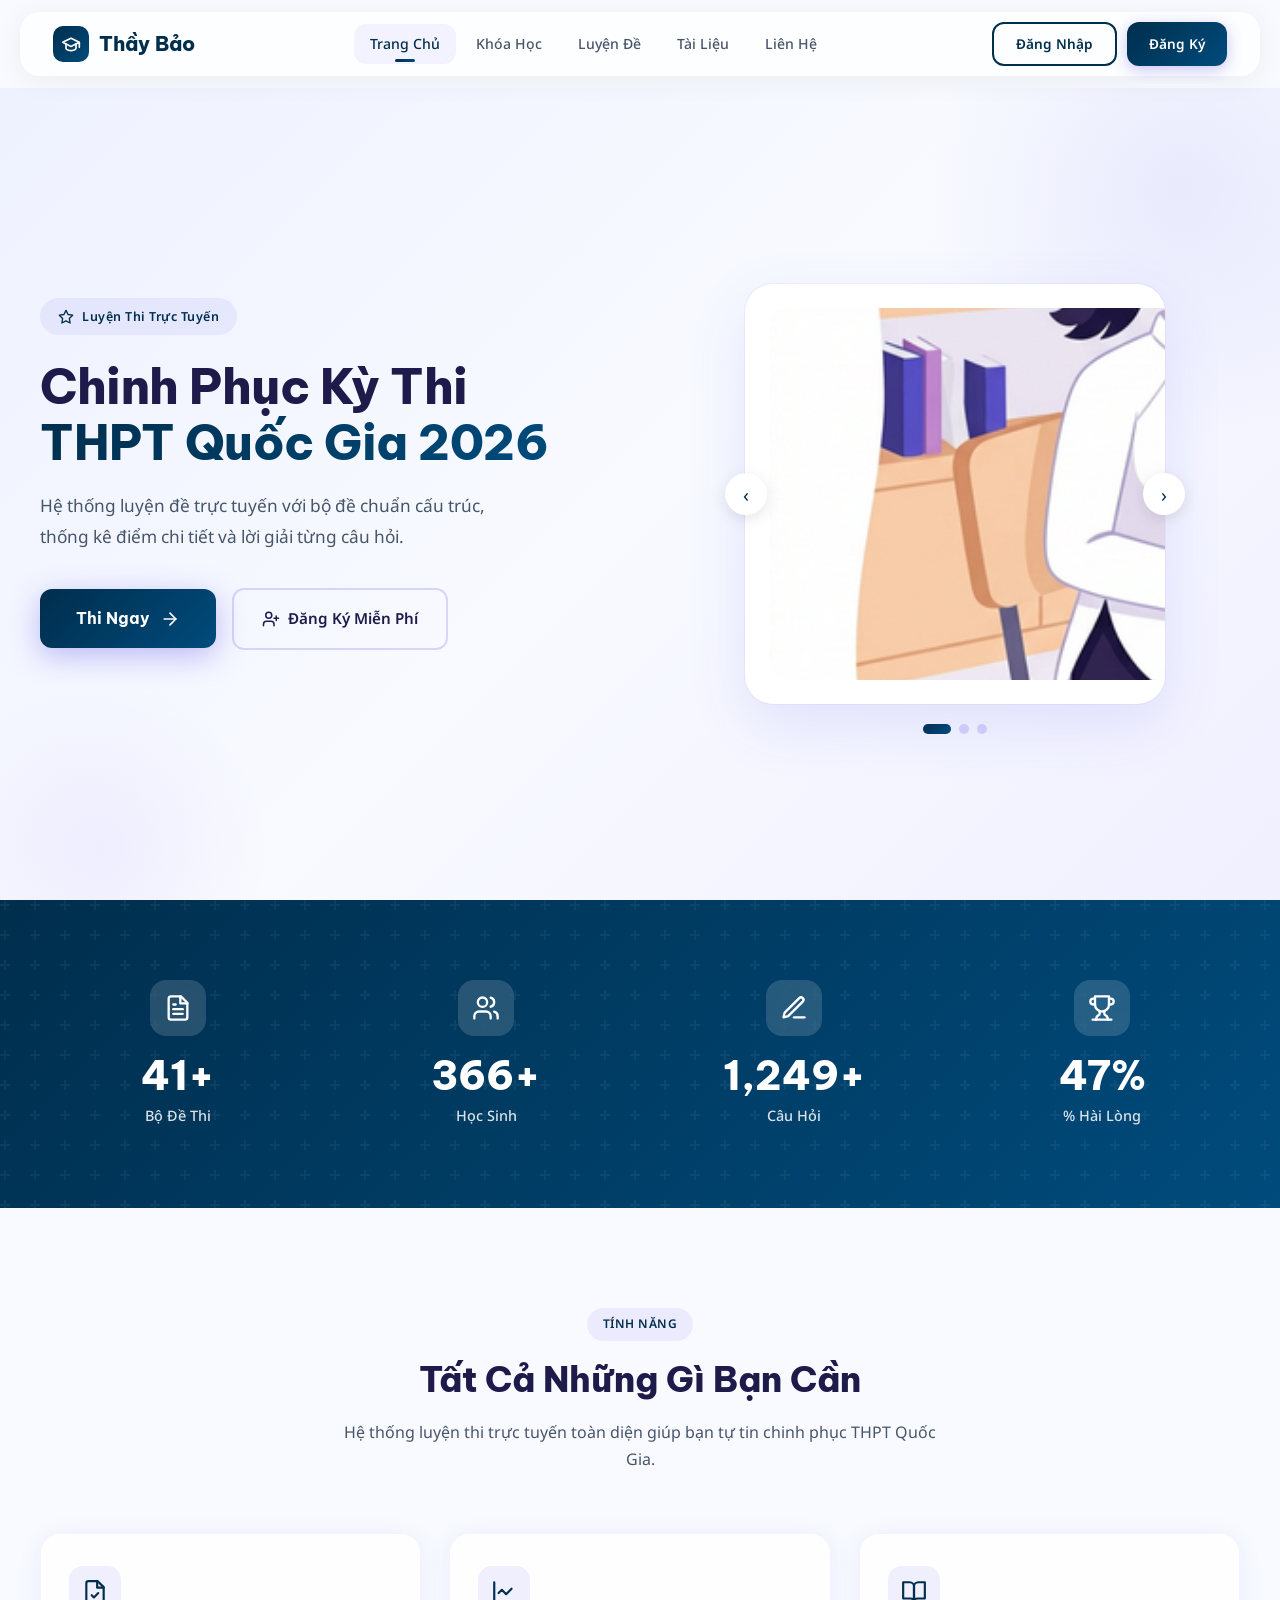
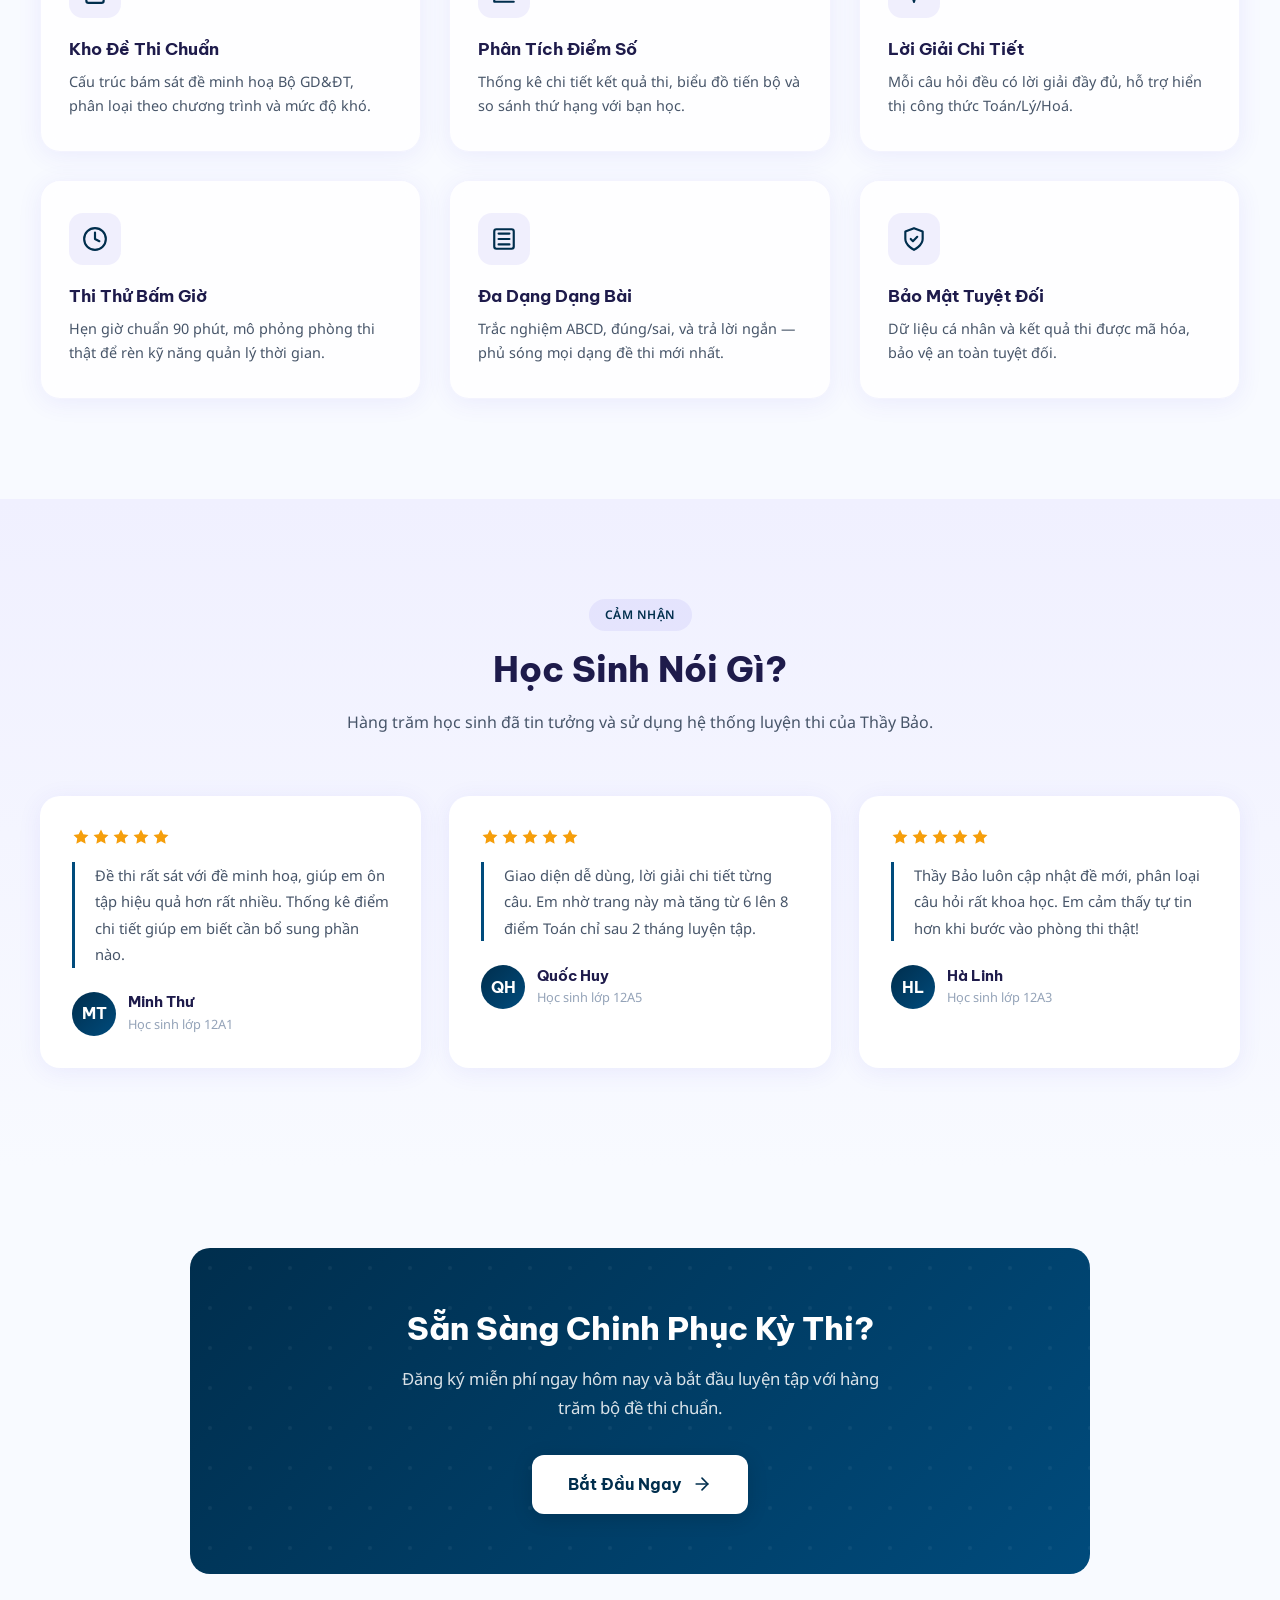
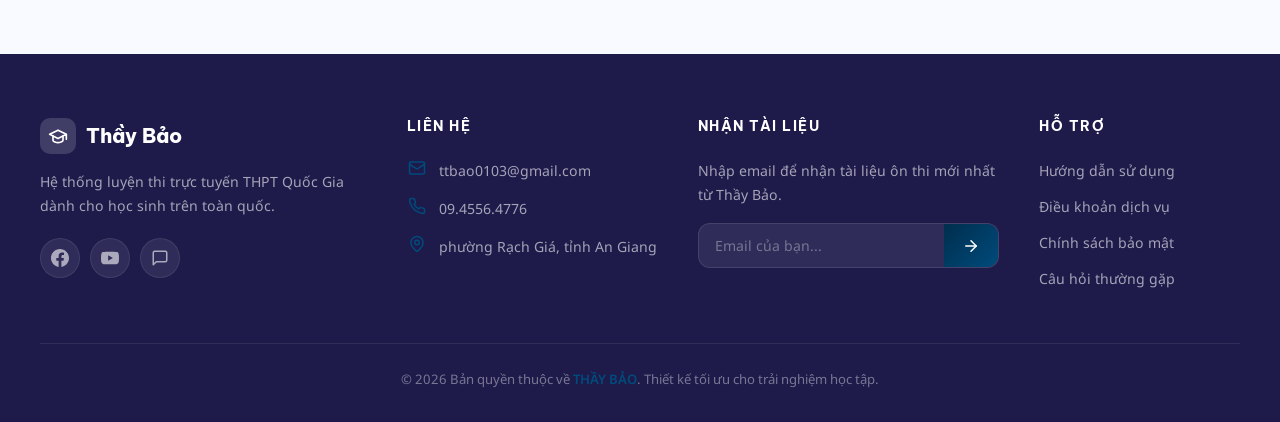
<file: index.html>
<!DOCTYPE html>
<html lang="vi">
<head>
  <meta charset="UTF-8">
  <meta name="viewport" content="width=device-width, initial-scale=1.0">
  <meta name="description" content="Luyện thi trực tuyến THPT Quốc Gia 2026 - Bộ đề toàn diện, phân tích điểm chi tiết, lời giải chi tiết.">
  <title>Thầy Bảo - Luyện Thi THPT Quốc Gia 2026</title>
  <link rel="icon" type="image/png" href="images/favicon.png?v=2">
  <link rel="shortcut icon" href="favicon.ico" type="image/x-icon">
  <link rel="stylesheet" href="css/style.css">
</head>
<body>

  <!-- HEADER -->
  <header class="header" id="header">
    <a href="index.html" class="logo">
      <span class="logo-icon">
        <svg xmlns="http://www.w3.org/2000/svg" viewBox="0 0 24 24" fill="none" stroke="currentColor" stroke-width="2" stroke-linecap="round" stroke-linejoin="round"><path d="M22 10v6M2 10l10-5 10 5-10 5z"/><path d="M6 12v5c0 2 4 3 6 3s6-1 6-3v-5"/></svg>
      </span>
      Thầy Bảo
    </a>
    
    <nav class="nav" id="nav">
      <a href="index.html" class="active">Trang Chủ</a>
      <a href="#">Khóa Học</a>
      <a href="luyen-de.html">Luyện Đề</a>
      <a href="#">Tài Liệu</a>
      <a href="#">Liên Hệ</a>
    </nav>
    
    <div class="auth-buttons">
      <a href="dang-nhap.html" class="btn-login">Đăng Nhập</a>
      <a href="dang-ky.html" class="btn-register">Đăng Ký</a>
    </div>
    
    <button class="menu-toggle" id="menuToggle" aria-label="Menu">
      <span></span>
      <span></span>
      <span></span>
    </button>
  </header>

  <!-- HERO SECTION -->
  <section class="hero" id="hero">
    <div class="hero-content">
      <div class="hero-left">
        <div class="hero-badge">
          <svg xmlns="http://www.w3.org/2000/svg" viewBox="0 0 24 24" fill="none" stroke="currentColor" stroke-width="2" stroke-linecap="round" stroke-linejoin="round"><polygon points="12 2 15.09 8.26 22 9.27 17 14.14 18.18 21.02 12 17.77 5.82 21.02 7 14.14 2 9.27 8.91 8.26 12 2"/></svg>
          Luyện Thi Trực Tuyến
        </div>
        
        <h1 class="hero-title">
          Chinh Phục Kỳ Thi<br>
          <span class="highlight">THPT Quốc Gia 2026</span>
        </h1>

        <p class="hero-subtitle">Hệ thống luyện đề trực tuyến với bộ đề chuẩn cấu trúc, thống kê điểm chi tiết và lời giải từng câu hỏi.</p>
        
        <div class="hero-actions">
          <a href="luyen-de.html" class="btn-cta">
            Thi Ngay
            <svg xmlns="http://www.w3.org/2000/svg" viewBox="0 0 24 24" fill="none" stroke="currentColor" stroke-width="2" stroke-linecap="round" stroke-linejoin="round"><path d="M5 12h14"/><path d="m12 5 7 7-7 7"/></svg>
          </a>
          <a href="dang-ky.html" class="btn-secondary">
            <svg xmlns="http://www.w3.org/2000/svg" viewBox="0 0 24 24" fill="none" stroke="currentColor" stroke-width="2" stroke-linecap="round" stroke-linejoin="round"><path d="M16 21v-2a4 4 0 0 0-4-4H6a4 4 0 0 0-4 4v2"/><circle cx="9" cy="7" r="4"/><line x1="19" x2="19" y1="8" y2="14"/><line x1="22" x2="16" y1="11" y2="11"/></svg>
            Đăng Ký Miễn Phí
          </a>
        </div>
      </div>
      
      <div class="hero-right">
        <div class="slider-container">
          <div class="slider-circle">
            <div class="slider-track" id="sliderTrack">
              <div class="slide">
                <img src="images/student-confused.png" alt="Học sinh luyện thi">
              </div>
              <div class="slide">
                <img src="images/rocket-success.png" alt="Chinh phục thành công">
              </div>
              <div class="slide">
                <img src="images/teacher-explaining.png" alt="Giáo viên giảng bài">
              </div>
            </div>
          </div>
          <button class="slider-nav slider-prev" id="sliderPrev" aria-label="Previous slide">‹</button>
          <button class="slider-nav slider-next" id="sliderNext" aria-label="Next slide">›</button>
          <div class="slider-dots" id="sliderDots">
            <div class="slider-dot active" data-slide="0"></div>
            <div class="slider-dot" data-slide="1"></div>
            <div class="slider-dot" data-slide="2"></div>
          </div>
        </div>
      </div>
    </div>
  </section>

  <!-- STATS SECTION -->
  <section class="stats-section">
    <div class="stats-grid">
      <div class="stat-card reveal">
        <div class="stat-icon">
          <svg xmlns="http://www.w3.org/2000/svg" viewBox="0 0 24 24" fill="none" stroke="currentColor" stroke-width="2" stroke-linecap="round" stroke-linejoin="round"><path d="M14.5 2H6a2 2 0 0 0-2 2v16a2 2 0 0 0 2 2h12a2 2 0 0 0 2-2V7.5L14.5 2z"/><polyline points="14 2 14 8 20 8"/><line x1="16" x2="8" y1="13" y2="13"/><line x1="16" x2="8" y1="17" y2="17"/><line x1="10" x2="8" y1="9" y2="9"/></svg>
        </div>
        <div class="stat-number" data-target="50">0</div>
        <div class="stat-label">Bộ Đề Thi</div>
      </div>
      <div class="stat-card reveal">
        <div class="stat-icon">
          <svg xmlns="http://www.w3.org/2000/svg" viewBox="0 0 24 24" fill="none" stroke="currentColor" stroke-width="2" stroke-linecap="round" stroke-linejoin="round"><path d="M16 21v-2a4 4 0 0 0-4-4H6a4 4 0 0 0-4 4v2"/><circle cx="9" cy="7" r="4"/><path d="M22 21v-2a4 4 0 0 0-3-3.87"/><path d="M16 3.13a4 4 0 0 1 0 7.75"/></svg>
        </div>
        <div class="stat-number" data-target="500">0</div>
        <div class="stat-label">Học Sinh</div>
      </div>
      <div class="stat-card reveal">
        <div class="stat-icon">
          <svg xmlns="http://www.w3.org/2000/svg" viewBox="0 0 24 24" fill="none" stroke="currentColor" stroke-width="2" stroke-linecap="round" stroke-linejoin="round"><path d="M12 20h9"/><path d="M16.5 3.5a2.12 2.12 0 0 1 3 3L7 19l-4 1 1-4Z"/></svg>
        </div>
        <div class="stat-number" data-target="2000">0</div>
        <div class="stat-label">Câu Hỏi</div>
      </div>
      <div class="stat-card reveal">
        <div class="stat-icon">
          <svg xmlns="http://www.w3.org/2000/svg" viewBox="0 0 24 24" fill="none" stroke="currentColor" stroke-width="2" stroke-linecap="round" stroke-linejoin="round"><path d="M6 9H4.5a2.5 2.5 0 0 1 0-5H6"/><path d="M18 9h1.5a2.5 2.5 0 0 0 0-5H18"/><path d="M4 22h16"/><path d="M10 14.66V17c0 .55-.47.98-.97 1.21C7.85 18.75 7 20.24 7 22"/><path d="M14 14.66V17c0 .55.47.98.97 1.21C16.15 18.75 17 20.24 17 22"/><path d="M18 2H6v7a6 6 0 0 0 12 0V2Z"/></svg>
        </div>
        <div class="stat-number" data-target="95">0</div>
        <div class="stat-label">% Hài Lòng</div>
      </div>
    </div>
  </section>

  <!-- FEATURES SECTION -->
  <section class="features-section">
    <div class="section-header reveal">
      <span class="section-badge">Tính Năng</span>
      <h2 class="section-title">Tất Cả Những Gì Bạn Cần</h2>
      <p class="section-subtitle">Hệ thống luyện thi trực tuyến toàn diện giúp bạn tự tin chinh phục THPT Quốc Gia.</p>
    </div>

    <div class="features-grid">
      <div class="feature-card reveal">
        <div class="feature-card-icon">
          <svg xmlns="http://www.w3.org/2000/svg" viewBox="0 0 24 24" fill="none" stroke="currentColor" stroke-width="2" stroke-linecap="round" stroke-linejoin="round"><path d="M14.5 2H6a2 2 0 0 0-2 2v16a2 2 0 0 0 2 2h12a2 2 0 0 0 2-2V7.5L14.5 2z"/><polyline points="14 2 14 8 20 8"/><path d="m9 15 2 2 4-4"/></svg>
        </div>
        <h3>Kho Đề Thi Chuẩn</h3>
        <p>Cấu trúc bám sát đề minh hoạ Bộ GD&ĐT, phân loại theo chương trình và mức độ khó.</p>
      </div>
      <div class="feature-card reveal">
        <div class="feature-card-icon">
          <svg xmlns="http://www.w3.org/2000/svg" viewBox="0 0 24 24" fill="none" stroke="currentColor" stroke-width="2" stroke-linecap="round" stroke-linejoin="round"><path d="M3 3v18h18"/><path d="m19 9-5 5-4-4-3 3"/></svg>
        </div>
        <h3>Phân Tích Điểm Số</h3>
        <p>Thống kê chi tiết kết quả thi, biểu đồ tiến bộ và so sánh thứ hạng với bạn học.</p>
      </div>
      <div class="feature-card reveal">
        <div class="feature-card-icon">
          <svg xmlns="http://www.w3.org/2000/svg" viewBox="0 0 24 24" fill="none" stroke="currentColor" stroke-width="2" stroke-linecap="round" stroke-linejoin="round"><path d="M2 3h6a4 4 0 0 1 4 4v14a3 3 0 0 0-3-3H2z"/><path d="M22 3h-6a4 4 0 0 0-4 4v14a3 3 0 0 1 3-3h7z"/></svg>
        </div>
        <h3>Lời Giải Chi Tiết</h3>
        <p>Mỗi câu hỏi đều có lời giải đầy đủ, hỗ trợ hiển thị công thức Toán/Lý/Hoá.</p>
      </div>
      <div class="feature-card reveal">
        <div class="feature-card-icon">
          <svg xmlns="http://www.w3.org/2000/svg" viewBox="0 0 24 24" fill="none" stroke="currentColor" stroke-width="2" stroke-linecap="round" stroke-linejoin="round"><circle cx="12" cy="12" r="10"/><polyline points="12 6 12 12 16 14"/></svg>
        </div>
        <h3>Thi Thử Bấm Giờ</h3>
        <p>Hẹn giờ chuẩn 90 phút, mô phỏng phòng thi thật để rèn kỹ năng quản lý thời gian.</p>
      </div>
      <div class="feature-card reveal">
        <div class="feature-card-icon">
          <svg xmlns="http://www.w3.org/2000/svg" viewBox="0 0 24 24" fill="none" stroke="currentColor" stroke-width="2" stroke-linecap="round" stroke-linejoin="round"><rect width="18" height="18" x="3" y="3" rx="2"/><path d="M7 7h10"/><path d="M7 12h10"/><path d="M7 17h10"/></svg>
        </div>
        <h3>Đa Dạng Dạng Bài</h3>
        <p>Trắc nghiệm ABCD, đúng/sai, và trả lời ngắn — phủ sóng mọi dạng đề thi mới nhất.</p>
      </div>
      <div class="feature-card reveal">
        <div class="feature-card-icon">
          <svg xmlns="http://www.w3.org/2000/svg" viewBox="0 0 24 24" fill="none" stroke="currentColor" stroke-width="2" stroke-linecap="round" stroke-linejoin="round"><path d="M12 22s8-4 8-10V5l-8-3-8 3v7c0 6 8 10 8 10"/><path d="m9 12 2 2 4-4"/></svg>
        </div>
        <h3>Bảo Mật Tuyệt Đối</h3>
        <p>Dữ liệu cá nhân và kết quả thi được mã hóa, bảo vệ an toàn tuyệt đối.</p>
      </div>
    </div>
  </section>

  <!-- TESTIMONIALS SECTION -->
  <section class="testimonials-section">
    <div class="section-header reveal">
      <span class="section-badge">Cảm Nhận</span>
      <h2 class="section-title">Học Sinh Nói Gì?</h2>
      <p class="section-subtitle">Hàng trăm học sinh đã tin tưởng và sử dụng hệ thống luyện thi của Thầy Bảo.</p>
    </div>

    <div class="testimonials-grid">
      <div class="testimonial-card reveal">
        <div class="testimonial-stars">
          <svg xmlns="http://www.w3.org/2000/svg" viewBox="0 0 24 24"><polygon points="12 2 15.09 8.26 22 9.27 17 14.14 18.18 21.02 12 17.77 5.82 21.02 7 14.14 2 9.27 8.91 8.26 12 2"/></svg>
          <svg xmlns="http://www.w3.org/2000/svg" viewBox="0 0 24 24"><polygon points="12 2 15.09 8.26 22 9.27 17 14.14 18.18 21.02 12 17.77 5.82 21.02 7 14.14 2 9.27 8.91 8.26 12 2"/></svg>
          <svg xmlns="http://www.w3.org/2000/svg" viewBox="0 0 24 24"><polygon points="12 2 15.09 8.26 22 9.27 17 14.14 18.18 21.02 12 17.77 5.82 21.02 7 14.14 2 9.27 8.91 8.26 12 2"/></svg>
          <svg xmlns="http://www.w3.org/2000/svg" viewBox="0 0 24 24"><polygon points="12 2 15.09 8.26 22 9.27 17 14.14 18.18 21.02 12 17.77 5.82 21.02 7 14.14 2 9.27 8.91 8.26 12 2"/></svg>
          <svg xmlns="http://www.w3.org/2000/svg" viewBox="0 0 24 24"><polygon points="12 2 15.09 8.26 22 9.27 17 14.14 18.18 21.02 12 17.77 5.82 21.02 7 14.14 2 9.27 8.91 8.26 12 2"/></svg>
        </div>
        <p class="testimonial-quote">Đề thi rất sát với đề minh hoạ, giúp em ôn tập hiệu quả hơn rất nhiều. Thống kê điểm chi tiết giúp em biết cần bổ sung phần nào.</p>
        <div class="testimonial-author">
          <div class="testimonial-avatar">MT</div>
          <div class="testimonial-info">
            <h4>Minh Thư</h4>
            <p>Học sinh lớp 12A1</p>
          </div>
        </div>
      </div>
      <div class="testimonial-card reveal">
        <div class="testimonial-stars">
          <svg xmlns="http://www.w3.org/2000/svg" viewBox="0 0 24 24"><polygon points="12 2 15.09 8.26 22 9.27 17 14.14 18.18 21.02 12 17.77 5.82 21.02 7 14.14 2 9.27 8.91 8.26 12 2"/></svg>
          <svg xmlns="http://www.w3.org/2000/svg" viewBox="0 0 24 24"><polygon points="12 2 15.09 8.26 22 9.27 17 14.14 18.18 21.02 12 17.77 5.82 21.02 7 14.14 2 9.27 8.91 8.26 12 2"/></svg>
          <svg xmlns="http://www.w3.org/2000/svg" viewBox="0 0 24 24"><polygon points="12 2 15.09 8.26 22 9.27 17 14.14 18.18 21.02 12 17.77 5.82 21.02 7 14.14 2 9.27 8.91 8.26 12 2"/></svg>
          <svg xmlns="http://www.w3.org/2000/svg" viewBox="0 0 24 24"><polygon points="12 2 15.09 8.26 22 9.27 17 14.14 18.18 21.02 12 17.77 5.82 21.02 7 14.14 2 9.27 8.91 8.26 12 2"/></svg>
          <svg xmlns="http://www.w3.org/2000/svg" viewBox="0 0 24 24"><polygon points="12 2 15.09 8.26 22 9.27 17 14.14 18.18 21.02 12 17.77 5.82 21.02 7 14.14 2 9.27 8.91 8.26 12 2"/></svg>
        </div>
        <p class="testimonial-quote">Giao diện dễ dùng, lời giải chi tiết từng câu. Em nhờ trang này mà tăng từ 6 lên 8 điểm Toán chỉ sau 2 tháng luyện tập.</p>
        <div class="testimonial-author">
          <div class="testimonial-avatar">QH</div>
          <div class="testimonial-info">
            <h4>Quốc Huy</h4>
            <p>Học sinh lớp 12A5</p>
          </div>
        </div>
      </div>
      <div class="testimonial-card reveal">
        <div class="testimonial-stars">
          <svg xmlns="http://www.w3.org/2000/svg" viewBox="0 0 24 24"><polygon points="12 2 15.09 8.26 22 9.27 17 14.14 18.18 21.02 12 17.77 5.82 21.02 7 14.14 2 9.27 8.91 8.26 12 2"/></svg>
          <svg xmlns="http://www.w3.org/2000/svg" viewBox="0 0 24 24"><polygon points="12 2 15.09 8.26 22 9.27 17 14.14 18.18 21.02 12 17.77 5.82 21.02 7 14.14 2 9.27 8.91 8.26 12 2"/></svg>
          <svg xmlns="http://www.w3.org/2000/svg" viewBox="0 0 24 24"><polygon points="12 2 15.09 8.26 22 9.27 17 14.14 18.18 21.02 12 17.77 5.82 21.02 7 14.14 2 9.27 8.91 8.26 12 2"/></svg>
          <svg xmlns="http://www.w3.org/2000/svg" viewBox="0 0 24 24"><polygon points="12 2 15.09 8.26 22 9.27 17 14.14 18.18 21.02 12 17.77 5.82 21.02 7 14.14 2 9.27 8.91 8.26 12 2"/></svg>
          <svg xmlns="http://www.w3.org/2000/svg" viewBox="0 0 24 24"><polygon points="12 2 15.09 8.26 22 9.27 17 14.14 18.18 21.02 12 17.77 5.82 21.02 7 14.14 2 9.27 8.91 8.26 12 2"/></svg>
        </div>
        <p class="testimonial-quote">Thầy Bảo luôn cập nhật đề mới, phân loại câu hỏi rất khoa học. Em cảm thấy tự tin hơn khi bước vào phòng thi thật!</p>
        <div class="testimonial-author">
          <div class="testimonial-avatar">HL</div>
          <div class="testimonial-info">
            <h4>Hà Linh</h4>
            <p>Học sinh lớp 12A3</p>
          </div>
        </div>
      </div>
    </div>
  </section>

  <!-- CTA SECTION -->
  <section class="cta-section">
    <div class="cta-card reveal">
      <h2>Sẵn Sàng Chinh Phục Kỳ Thi?</h2>
      <p>Đăng ký miễn phí ngay hôm nay và bắt đầu luyện tập với hàng trăm bộ đề thi chuẩn.</p>
      <a href="dang-ky.html" class="btn-cta-white">
        Bắt Đầu Ngay
        <svg xmlns="http://www.w3.org/2000/svg" viewBox="0 0 24 24" fill="none" stroke="currentColor" stroke-width="2" stroke-linecap="round" stroke-linejoin="round"><path d="M5 12h14"/><path d="m12 5 7 7-7 7"/></svg>
      </a>
    </div>
  </section>

  <!-- FOOTER -->
  <footer class="footer">
    <div class="footer-content">
      <div class="footer-brand">
        <a href="index.html" class="logo">
          <span class="logo-icon">
            <svg xmlns="http://www.w3.org/2000/svg" viewBox="0 0 24 24" fill="none" stroke="currentColor" stroke-width="2" stroke-linecap="round" stroke-linejoin="round"><path d="M22 10v6M2 10l10-5 10 5-10 5z"/><path d="M6 12v5c0 2 4 3 6 3s6-1 6-3v-5"/></svg>
          </span>
          Thầy Bảo
        </a>
        <p>Hệ thống luyện thi trực tuyến THPT Quốc Gia dành cho học sinh trên toàn quốc.</p>
        <div class="social-links">
          <a href="https://www.facebook.com/truongthaibao0/" target="_blank" rel="noopener noreferrer" class="social-link" aria-label="Facebook">
            <svg xmlns="http://www.w3.org/2000/svg" viewBox="0 0 24 24" fill="currentColor"><path d="M24 12.073c0-6.627-5.373-12-12-12s-12 5.373-12 12c0 5.99 4.388 10.954 10.125 11.854v-8.385H7.078v-3.47h3.047V9.43c0-3.007 1.792-4.669 4.533-4.669 1.312 0 2.686.235 2.686.235v2.953H15.83c-1.491 0-1.956.925-1.956 1.874v2.25h3.328l-.532 3.47h-2.796v8.385C19.612 23.027 24 18.062 24 12.073z"/></svg>
          </a>
          <a href="#" class="social-link" aria-label="YouTube">
            <svg xmlns="http://www.w3.org/2000/svg" viewBox="0 0 24 24" fill="currentColor"><path d="M23.498 6.186a3.016 3.016 0 0 0-2.122-2.136C19.505 3.545 12 3.545 12 3.545s-7.505 0-9.377.505A3.017 3.017 0 0 0 .502 6.186C0 8.07 0 12 0 12s0 3.93.502 5.814a3.016 3.016 0 0 0 2.122 2.136c1.871.505 9.376.505 9.376.505s7.505 0 9.377-.505a3.015 3.015 0 0 0 2.122-2.136C24 15.93 24 12 24 12s0-3.93-.502-5.814zM9.545 15.568V8.432L15.818 12l-6.273 3.568z"/></svg>
          </a>
          <a href="#" class="social-link" aria-label="Zalo">
            <svg xmlns="http://www.w3.org/2000/svg" viewBox="0 0 24 24" fill="none" stroke="currentColor" stroke-width="2" stroke-linecap="round" stroke-linejoin="round"><path d="M21 15a2 2 0 0 1-2 2H7l-4 4V5a2 2 0 0 1 2-2h14a2 2 0 0 1 2 2z"/></svg>
          </a>
        </div>
      </div>
      
      <div class="footer-column">
        <h3 class="footer-title">Liên Hệ</h3>
        <div class="footer-contact-item">
          <span class="footer-contact-icon">
            <svg xmlns="http://www.w3.org/2000/svg" viewBox="0 0 24 24" fill="none" stroke="currentColor" stroke-width="2" stroke-linecap="round" stroke-linejoin="round"><rect width="20" height="16" x="2" y="4" rx="2"/><path d="m22 7-8.97 5.7a1.94 1.94 0 0 1-2.06 0L2 7"/></svg>
          </span>
          <span>ttbao0103@gmail.com</span>
        </div>
        <div class="footer-contact-item">
          <span class="footer-contact-icon">
            <svg xmlns="http://www.w3.org/2000/svg" viewBox="0 0 24 24" fill="none" stroke="currentColor" stroke-width="2" stroke-linecap="round" stroke-linejoin="round"><path d="M22 16.92v3a2 2 0 0 1-2.18 2 19.79 19.79 0 0 1-8.63-3.07 19.5 19.5 0 0 1-6-6 19.79 19.79 0 0 1-3.07-8.67A2 2 0 0 1 4.11 2h3a2 2 0 0 1 2 1.72c.127.96.361 1.903.7 2.81a2 2 0 0 1-.45 2.11L8.09 9.91a16 16 0 0 0 6 6l1.27-1.27a2 2 0 0 1 2.11-.45c.907.339 1.85.573 2.81.7A2 2 0 0 1 22 16.92z"/></svg>
          </span>
          <span>09.4556.4776</span>
        </div>
        <div class="footer-contact-item">
          <span class="footer-contact-icon">
            <svg xmlns="http://www.w3.org/2000/svg" viewBox="0 0 24 24" fill="none" stroke="currentColor" stroke-width="2" stroke-linecap="round" stroke-linejoin="round"><path d="M20 10c0 6-8 12-8 12s-8-6-8-12a8 8 0 0 1 16 0Z"/><circle cx="12" cy="10" r="3"/></svg>
          </span>
          <span>phường Rạch Giá, tỉnh An Giang</span>
        </div>
      </div>
      
      <div class="footer-column footer-subscribe">
        <h3 class="footer-title">Nhận Tài Liệu</h3>
        <p>Nhập email để nhận tài liệu ôn thi mới nhất từ Thầy Bảo.</p>
        <form class="subscribe-form" id="subscribeForm">
          <input type="email" placeholder="Email của bạn..." required>
          <button type="submit" aria-label="Đăng ký nhận tài liệu">
            <svg xmlns="http://www.w3.org/2000/svg" viewBox="0 0 24 24" fill="none" stroke="currentColor" stroke-width="2" stroke-linecap="round" stroke-linejoin="round"><path d="M5 12h14"/><path d="m12 5 7 7-7 7"/></svg>
          </button>
        </form>
      </div>

      <div class="footer-column">
        <h3 class="footer-title">Hỗ Trợ</h3>
        <div class="footer-links">
          <a href="#">Hướng dẫn sử dụng</a>
          <a href="#">Điều khoản dịch vụ</a>
          <a href="#">Chính sách bảo mật</a>
          <a href="#">Câu hỏi thường gặp</a>
        </div>
      </div>
    </div>
    
    <div class="footer-bottom">
      © 2026 Bản quyền thuộc về <strong>THẦY BẢO</strong>. Thiết kế tối ưu cho trải nghiệm học tập.
    </div>
  </footer>

  <script src="js/main.js"></script>
</body>
</html>
</file>
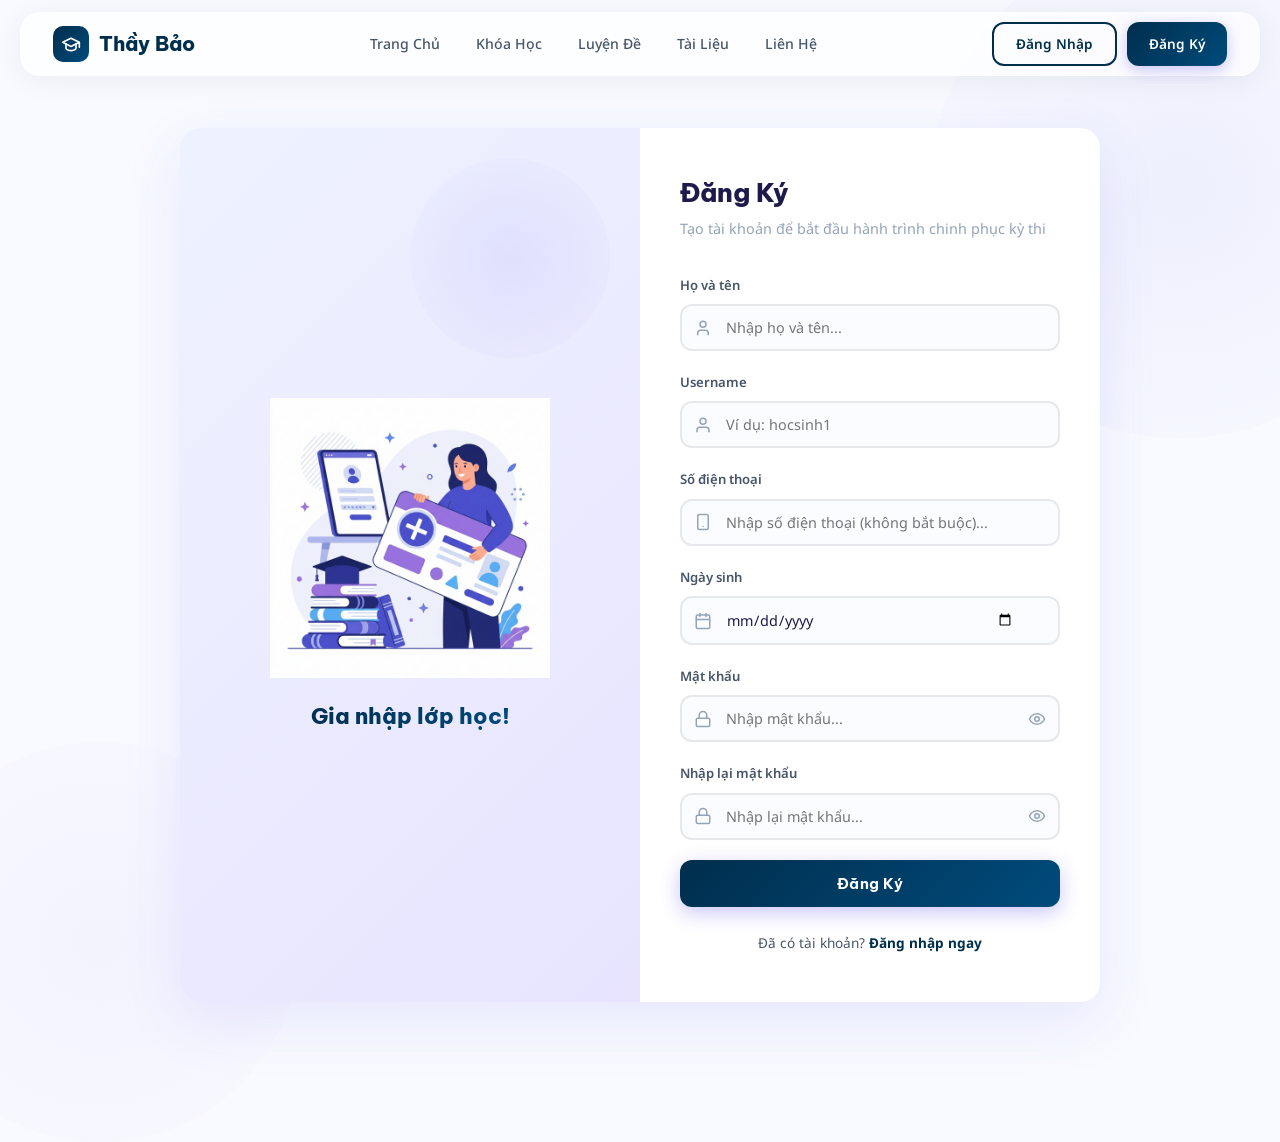
<file: dang-ky.html>
<!DOCTYPE html>
<html lang="vi">

<head>
    <meta charset="UTF-8">
    <meta name="viewport" content="width=device-width, initial-scale=1.0">
    <meta name="description" content="Đăng ký tài khoản luyện thi trực tuyến tại Thầy Bảo.">
    <title>Đăng Ký - Thầy Bảo</title>
    <link rel="icon" type="image/png" href="images/favicon.png?v=2">
    <link rel="shortcut icon" href="favicon.ico" type="image/x-icon">
    <link rel="stylesheet" href="css/style.css">
</head>

<body>

    <!-- HEADER -->
    <header class="header" id="header">
        <a href="index.html" class="logo">
            <span class="logo-icon">
                <svg xmlns="http://www.w3.org/2000/svg" viewBox="0 0 24 24" fill="none" stroke="currentColor" stroke-width="2" stroke-linecap="round" stroke-linejoin="round"><path d="M22 10v6M2 10l10-5 10 5-10 5z"/><path d="M6 12v5c0 2 4 3 6 3s6-1 6-3v-5"/></svg>
            </span>
            Thầy Bảo
        </a>

        <nav class="nav" id="nav">
            <a href="index.html">Trang Chủ</a>
            <a href="#">Khóa Học</a>
            <a href="luyen-de.html">Luyện Đề</a>
            <a href="#">Tài Liệu</a>
            <a href="#">Liên Hệ</a>
        </nav>

        <div class="auth-buttons">
            <a href="dang-nhap.html" class="btn-login">Đăng Nhập</a>
            <a href="dang-ky.html" class="btn-register">Đăng Ký</a>
        </div>

        <button class="menu-toggle" id="menuToggle" aria-label="Menu">
            <span></span>
            <span></span>
            <span></span>
        </button>
    </header>

    <!-- AUTH PAGE -->
    <div class="auth-page">
        <div class="auth-card">
            <div class="auth-illustration">
                <img src="images/register-illustration.png" alt="Đăng ký tài khoản">
                <h2>Gia nhập lớp học!</h2>
            </div>

            <div class="auth-form-container">
                <h1 class="auth-form-title">Đăng Ký</h1>
                <p class="auth-form-subtitle">Tạo tài khoản để bắt đầu hành trình chinh phục kỳ thi</p>

                <form id="registerForm">
                    <div class="form-group">
                        <label for="fullname">Họ và tên</label>
                        <div class="form-input-wrapper">
                            <input type="text" id="fullname" class="form-input" placeholder="Nhập họ và tên..."
                                required>
                            <span class="input-icon">
                                <svg xmlns="http://www.w3.org/2000/svg" viewBox="0 0 24 24" fill="none" stroke="currentColor" stroke-width="2" stroke-linecap="round" stroke-linejoin="round"><path d="M19 21v-2a4 4 0 0 0-4-4H9a4 4 0 0 0-4 4v2"/><circle cx="12" cy="7" r="4"/></svg>
                            </span>
                        </div>
                    </div>

                    <div class="form-group">
                        <label for="username">Username</label>
                        <div class="form-input-wrapper">
                            <input type="text" id="username" class="form-input" placeholder="Ví dụ: hocsinh1" required>
                            <span class="input-icon">
                                <svg xmlns="http://www.w3.org/2000/svg" viewBox="0 0 24 24" fill="none" stroke="currentColor" stroke-width="2" stroke-linecap="round" stroke-linejoin="round"><path d="M20 21v-2a4 4 0 0 0-4-4H8a4 4 0 0 0-4 4v2"/><circle cx="12" cy="7" r="4"/></svg>
                            </span>
                        </div>
                    </div>

                    <div class="form-group">
                        <label for="phone">Số điện thoại</label>
                        <div class="form-input-wrapper">
                            <input type="tel" id="phone" class="form-input" placeholder="Nhập số điện thoại (không bắt buộc)...">
                            <span class="input-icon">
                                <svg xmlns="http://www.w3.org/2000/svg" viewBox="0 0 24 24" fill="none" stroke="currentColor" stroke-width="2" stroke-linecap="round" stroke-linejoin="round"><rect width="14" height="20" x="5" y="2" rx="2" ry="2"/><path d="M12 18h.01"/></svg>
                            </span>
                        </div>
                    </div>

                    <div class="form-group">
                        <label for="dateOfBirth">Ngày sinh</label>
                        <div class="form-input-wrapper">
                            <input type="date" id="dateOfBirth" class="form-input" required>
                            <span class="input-icon">
                                <svg xmlns="http://www.w3.org/2000/svg" viewBox="0 0 24 24" fill="none" stroke="currentColor" stroke-width="2" stroke-linecap="round" stroke-linejoin="round"><path d="M8 2v4"/><path d="M16 2v4"/><rect width="18" height="18" x="3" y="4" rx="2"/><path d="M3 10h18"/></svg>
                            </span>
                        </div>
                    </div>

                    <div class="form-group">
                        <label for="password">Mật khẩu</label>
                        <div class="form-input-wrapper">
                            <input type="password" id="password" class="form-input" placeholder="Nhập mật khẩu..."
                                required>
                            <span class="input-icon">
                                <svg xmlns="http://www.w3.org/2000/svg" viewBox="0 0 24 24" fill="none" stroke="currentColor" stroke-width="2" stroke-linecap="round" stroke-linejoin="round"><rect width="18" height="11" x="3" y="11" rx="2" ry="2"/><path d="M7 11V7a5 5 0 0 1 10 0v4"/></svg>
                            </span>
                            <button type="button" class="toggle-password" data-target="password" aria-label="Hiện mật khẩu">
                                <svg xmlns="http://www.w3.org/2000/svg" viewBox="0 0 24 24" fill="none" stroke="currentColor" stroke-width="2" stroke-linecap="round" stroke-linejoin="round"><path d="M2 12s3-7 10-7 10 7 10 7-3 7-10 7-10-7-10-7Z"/><circle cx="12" cy="12" r="3"/></svg>
                            </button>
                        </div>
                    </div>

                    <div class="form-group">
                        <label for="confirmPassword">Nhập lại mật khẩu</label>
                        <div class="form-input-wrapper">
                            <input type="password" id="confirmPassword" class="form-input"
                                placeholder="Nhập lại mật khẩu..." required>
                            <span class="input-icon">
                                <svg xmlns="http://www.w3.org/2000/svg" viewBox="0 0 24 24" fill="none" stroke="currentColor" stroke-width="2" stroke-linecap="round" stroke-linejoin="round"><rect width="18" height="11" x="3" y="11" rx="2" ry="2"/><path d="M7 11V7a5 5 0 0 1 10 0v4"/></svg>
                            </span>
                            <button type="button" class="toggle-password" data-target="confirmPassword" aria-label="Hiện mật khẩu">
                                <svg xmlns="http://www.w3.org/2000/svg" viewBox="0 0 24 24" fill="none" stroke="currentColor" stroke-width="2" stroke-linecap="round" stroke-linejoin="round"><path d="M2 12s3-7 10-7 10 7 10 7-3 7-10 7-10-7-10-7Z"/><circle cx="12" cy="12" r="3"/></svg>
                            </button>
                        </div>
                    </div>

                    <button type="submit" class="btn-submit">Đăng Ký</button>
                </form>

                <div class="auth-switch">
                    Đã có tài khoản? <a href="dang-nhap.html">Đăng nhập ngay</a>
                </div>
            </div>
        </div>
    </div>

    <script src="js/main.js"></script>
</body>

</html>
</file>
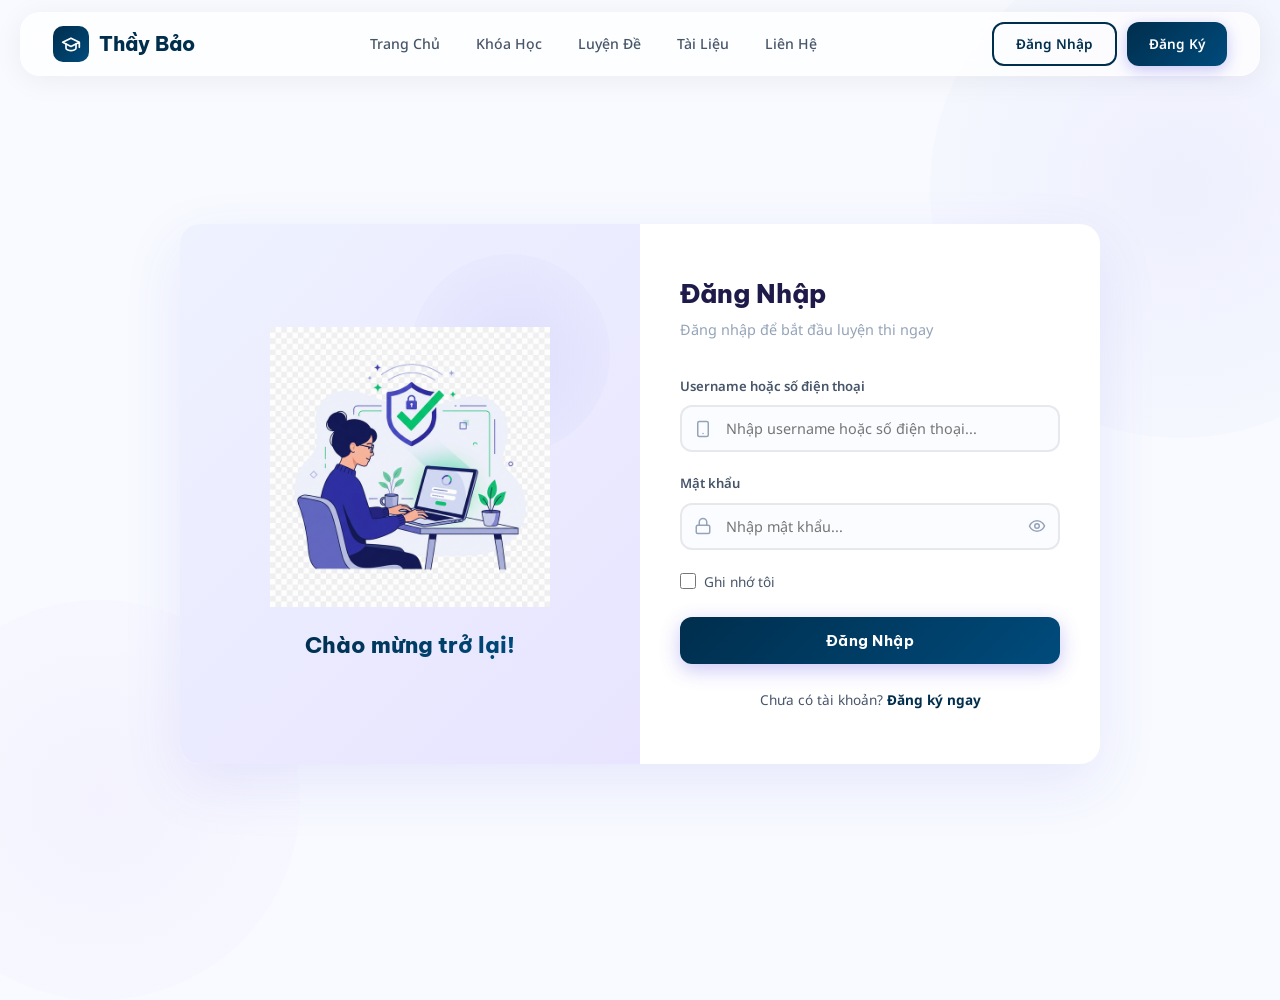
<file: dang-nhap.html>
<!DOCTYPE html>
<html lang="vi">

<head>
    <meta charset="UTF-8">
    <meta name="viewport" content="width=device-width, initial-scale=1.0">
    <meta name="description" content="Đăng nhập vào hệ thống luyện thi trực tuyến Thầy Bảo.">
    <title>Đăng Nhập - Thầy Bảo</title>
    <link rel="icon" type="image/png" href="images/favicon.png?v=2">
    <link rel="shortcut icon" href="favicon.ico" type="image/x-icon">
    <link rel="stylesheet" href="css/style.css">
</head>

<body>

    <!-- HEADER -->
    <header class="header" id="header">
        <a href="index.html" class="logo">
            <span class="logo-icon">
                <svg xmlns="http://www.w3.org/2000/svg" viewBox="0 0 24 24" fill="none" stroke="currentColor" stroke-width="2" stroke-linecap="round" stroke-linejoin="round"><path d="M22 10v6M2 10l10-5 10 5-10 5z"/><path d="M6 12v5c0 2 4 3 6 3s6-1 6-3v-5"/></svg>
            </span>
            Thầy Bảo
        </a>

        <nav class="nav" id="nav">
            <a href="index.html">Trang Chủ</a>
            <a href="#">Khóa Học</a>
            <a href="luyen-de.html">Luyện Đề</a>
            <a href="#">Tài Liệu</a>
            <a href="#">Liên Hệ</a>
        </nav>

        <div class="auth-buttons">
            <a href="dang-nhap.html" class="btn-login">Đăng Nhập</a>
            <a href="dang-ky.html" class="btn-register">Đăng Ký</a>
        </div>

        <button class="menu-toggle" id="menuToggle" aria-label="Menu">
            <span></span>
            <span></span>
            <span></span>
        </button>
    </header>

    <!-- AUTH PAGE -->
    <div class="auth-page">
        <div class="auth-card">
            <div class="auth-illustration">
                <img src="images/login-illustration.png" alt="Đăng nhập an toàn">
                <h2>Chào mừng trở lại!</h2>
            </div>

            <div class="auth-form-container">
                <h1 class="auth-form-title">Đăng Nhập</h1>
                <p class="auth-form-subtitle">Đăng nhập để bắt đầu luyện thi ngay</p>

                <form id="loginForm">
                    <div class="form-group">
                        <label for="identifier">Username hoặc số điện thoại</label>
                        <div class="form-input-wrapper">
                            <input type="text" id="identifier" class="form-input" placeholder="Nhập username hoặc số điện thoại..."
                                required>
                            <span class="input-icon">
                                <svg xmlns="http://www.w3.org/2000/svg" viewBox="0 0 24 24" fill="none" stroke="currentColor" stroke-width="2" stroke-linecap="round" stroke-linejoin="round"><rect width="14" height="20" x="5" y="2" rx="2" ry="2"/><path d="M12 18h.01"/></svg>
                            </span>
                        </div>
                    </div>

                    <div class="form-group">
                        <label for="password">Mật khẩu</label>
                        <div class="form-input-wrapper">
                            <input type="password" id="password" class="form-input" placeholder="Nhập mật khẩu..."
                                required>
                            <span class="input-icon">
                                <svg xmlns="http://www.w3.org/2000/svg" viewBox="0 0 24 24" fill="none" stroke="currentColor" stroke-width="2" stroke-linecap="round" stroke-linejoin="round"><rect width="18" height="11" x="3" y="11" rx="2" ry="2"/><path d="M7 11V7a5 5 0 0 1 10 0v4"/></svg>
                            </span>
                            <button type="button" class="toggle-password" data-target="password" aria-label="Hiện mật khẩu">
                                <svg xmlns="http://www.w3.org/2000/svg" viewBox="0 0 24 24" fill="none" stroke="currentColor" stroke-width="2" stroke-linecap="round" stroke-linejoin="round"><path d="M2 12s3-7 10-7 10 7 10 7-3 7-10 7-10-7-10-7Z"/><circle cx="12" cy="12" r="3"/></svg>
                            </button>
                        </div>
                    </div>

                    <div class="form-options">
                        <input type="checkbox" id="remember">
                        <label for="remember">Ghi nhớ tôi</label>
                    </div>

                    <button type="submit" class="btn-submit">Đăng Nhập</button>
                </form>

                <div class="auth-switch">
                    Chưa có tài khoản? <a href="dang-ky.html">Đăng ký ngay</a>
                </div>
            </div>
        </div>
    </div>

    <script src="js/main.js"></script>
</body>

</html>
</file>
<file: css/style.css>
/* ===========================
   DESIGN TOKENS & RESET
   =========================== */
@import url('https://fonts.googleapis.com/css2?family=Be+Vietnam+Pro:wght@300;400;500;600;700;800;900&family=Noto+Sans:wght@300;400;500;600;700&display=swap');

*, *::before, *::after {
  margin: 0;
  padding: 0;
  box-sizing: border-box;
}

:root {
  --primary: #002E4D;
  --primary-light: #004B7C;
  --primary-dark: #00192B;
  --primary-gradient: linear-gradient(135deg, #002E4D, #004B7C);
  --primary-gradient-hover: linear-gradient(135deg, #00192B, #00385C);
  --cta: #22C55E;
  --cta-dark: #16A34A;
  --bg-main: #F8FAFF;
  --bg-hero: linear-gradient(135deg, #EEF2FF 0%, #F8FAFF 50%, #F0F0FF 100%);
  --footer-bg: #1E1B4B;
  --accent: #F59E0B;
  --text-dark: #1E1B4B;
  --text-body: #475569;
  --text-light: #fff;
  --text-muted: #94A3B8;
  --card-bg: rgba(255, 255, 255, 0.8);
  --card-shadow: 0 4px 24px rgba(79, 70, 229, 0.08);
  --card-shadow-hover: 0 12px 40px rgba(79, 70, 229, 0.16);
  --glass-bg: rgba(255, 255, 255, 0.72);
  --glass-border: rgba(255, 255, 255, 0.3);
  --transition: all 0.25s cubic-bezier(0.4, 0, 0.2, 1);
  --radius: 12px;
  --radius-lg: 20px;
  --radius-xl: 30px;
  --radius-full: 9999px;
}

html {
  scroll-behavior: smooth;
}

body {
  font-family: 'Noto Sans', -apple-system, BlinkMacSystemFont, sans-serif;
  color: var(--text-body);
  background: var(--bg-main);
  line-height: 1.7;
  overflow-x: hidden;
  -webkit-font-smoothing: antialiased;
}

h1, h2, h3, h4, h5, h6 {
  font-family: 'Be Vietnam Pro', sans-serif;
  color: var(--text-dark);
  line-height: 1.3;
}

a {
  text-decoration: none;
  color: inherit;
}

ul, ol {
  list-style: none;
}

img {
  max-width: 100%;
  display: block;
}

button {
  font-family: inherit;
  cursor: pointer;
  border: none;
  outline: none;
}

input, select {
  font-family: inherit;
  outline: none;
  border: none;
}

/* ===========================
   HEADER / NAVBAR
   =========================== */
.header {
  position: fixed;
  top: 12px;
  left: 20px;
  right: 20px;
  z-index: 1000;
  background: var(--glass-bg);
  backdrop-filter: blur(20px);
  -webkit-backdrop-filter: blur(20px);
  border: 1px solid var(--glass-border);
  box-shadow: 0 4px 30px rgba(0, 0, 0, 0.06);
  padding: 0 32px;
  height: 64px;
  display: flex;
  align-items: center;
  justify-content: space-between;
  border-radius: var(--radius-lg);
  transition: var(--transition);
}

.header.scrolled {
  top: 8px;
  box-shadow: 0 8px 32px rgba(0, 0, 0, 0.1);
}

.logo {
  display: flex;
  align-items: center;
  gap: 10px;
  font-family: 'Be Vietnam Pro', sans-serif;
  font-weight: 800;
  font-size: 1.25rem;
  color: var(--primary);
  transition: var(--transition);
}

.logo:hover {
  opacity: 0.85;
}

.logo-icon {
  width: 36px;
  height: 36px;
  background: var(--primary-gradient);
  border-radius: 10px;
  display: flex;
  align-items: center;
  justify-content: center;
  color: #fff;
  flex-shrink: 0;
}

.logo-icon svg {
  width: 20px;
  height: 20px;
}

.nav {
  display: flex;
  align-items: center;
  gap: 4px;
}

.nav a {
  padding: 8px 16px;
  font-weight: 500;
  font-size: 0.88rem;
  border-radius: var(--radius);
  transition: var(--transition);
  color: var(--text-body);
  position: relative;
}

.nav a:hover,
.nav a.active {
  color: var(--primary);
  background: rgba(79, 70, 229, 0.06);
}

.nav a.active::after {
  content: '';
  position: absolute;
  bottom: 2px;
  left: 50%;
  transform: translateX(-50%);
  width: 20px;
  height: 3px;
  background: var(--primary-gradient);
  border-radius: 2px;
}

.auth-buttons {
  display: flex;
  align-items: center;
  gap: 10px;
}

.btn-login {
  padding: 8px 22px;
  border: 2px solid var(--primary);
  color: var(--primary);
  font-weight: 600;
  border-radius: var(--radius);
  transition: var(--transition);
  font-size: 0.85rem;
  background: transparent;
}

.btn-login:hover {
  background: rgba(79, 70, 229, 0.06);
  transform: translateY(-1px);
}

.btn-register {
  padding: 10px 22px;
  background: var(--primary-gradient);
  color: var(--text-light);
  font-weight: 600;
  border-radius: var(--radius);
  transition: var(--transition);
  font-size: 0.85rem;
  box-shadow: 0 4px 15px rgba(79, 70, 229, 0.3);
}

.btn-register:hover {
  transform: translateY(-2px);
  box-shadow: 0 6px 20px rgba(79, 70, 229, 0.4);
}

/* Mobile menu */
.menu-toggle {
  display: none;
  flex-direction: column;
  gap: 5px;
  cursor: pointer;
  padding: 8px;
  background: none;
}

.menu-toggle span {
  width: 22px;
  height: 2px;
  background: var(--text-dark);
  border-radius: 2px;
  transition: var(--transition);
}

/* ===========================
   HERO SECTION
   =========================== */
.hero {
  margin-top: 88px;
  min-height: calc(100vh - 88px);
  background: var(--bg-hero);
  display: flex;
  align-items: center;
  padding: 60px 40px;
  position: relative;
  overflow: hidden;
}

.hero::before {
  content: '';
  position: absolute;
  top: -200px;
  right: -200px;
  width: 600px;
  height: 600px;
  border-radius: 50%;
  background: radial-gradient(circle, rgba(79, 70, 229, 0.08), transparent 60%);
  pointer-events: none;
}

.hero::after {
  content: '';
  position: absolute;
  bottom: -150px;
  left: -100px;
  width: 400px;
  height: 400px;
  border-radius: 50%;
  background: radial-gradient(circle, rgba(124, 58, 237, 0.06), transparent 60%);
  pointer-events: none;
}

.hero-content {
  display: flex;
  align-items: center;
  max-width: 1200px;
  margin: 0 auto;
  width: 100%;
  gap: 60px;
}

.hero-left {
  flex: 1;
  z-index: 2;
}

.hero-badge {
  display: inline-flex;
  align-items: center;
  gap: 8px;
  background: rgba(79, 70, 229, 0.08);
  color: var(--primary);
  font-weight: 600;
  font-size: 0.78rem;
  padding: 8px 18px;
  border-radius: var(--radius-full);
  margin-bottom: 24px;
  letter-spacing: 0.5px;
}

.hero-badge svg {
  width: 16px;
  height: 16px;
}

.hero-title {
  font-size: 3rem;
  font-weight: 800;
  line-height: 1.15;
  margin-bottom: 20px;
  color: var(--text-dark);
  letter-spacing: -0.5px;
}

.hero-title .highlight {
  background: var(--primary-gradient);
  -webkit-background-clip: text;
  -webkit-text-fill-color: transparent;
  background-clip: text;
}

.hero-subtitle {
  font-size: 1.08rem;
  color: var(--text-body);
  margin-bottom: 36px;
  max-width: 480px;
  line-height: 1.8;
}

.hero-actions {
  display: flex;
  align-items: center;
  gap: 16px;
  margin-bottom: 40px;
}

.btn-cta {
  display: inline-flex;
  align-items: center;
  gap: 10px;
  padding: 16px 36px;
  background: var(--primary-gradient);
  color: var(--text-light);
  font-weight: 700;
  font-size: 1rem;
  border-radius: var(--radius);
  box-shadow: 0 8px 30px rgba(79, 70, 229, 0.35);
  transition: var(--transition);
  font-family: 'Be Vietnam Pro', sans-serif;
}

.btn-cta:hover {
  transform: translateY(-3px);
  box-shadow: 0 12px 40px rgba(79, 70, 229, 0.45);
}

.btn-cta svg {
  width: 20px;
  height: 20px;
  transition: transform 0.25s ease;
}

.btn-cta:hover svg {
  transform: translateX(3px);
}

.btn-secondary {
  display: inline-flex;
  align-items: center;
  gap: 8px;
  padding: 16px 28px;
  background: transparent;
  color: var(--text-dark);
  font-weight: 600;
  font-size: 0.95rem;
  border: 2px solid rgba(79, 70, 229, 0.2);
  border-radius: var(--radius);
  transition: var(--transition);
}

.btn-secondary:hover {
  border-color: var(--primary);
  color: var(--primary);
  transform: translateY(-2px);
}

.btn-secondary svg {
  width: 18px;
  height: 18px;
}

/* Hero Right - Slider */
.hero-right {
  flex: 1;
  display: flex;
  justify-content: center;
  align-items: center;
  position: relative;
  z-index: 2;
}

.slider-container {
  width: 420px;
  height: 420px;
  position: relative;
}

.slider-circle {
  width: 100%;
  height: 100%;
  border-radius: 28px;
  overflow: hidden;
  background: #fff;
  box-shadow: 0 20px 60px rgba(79, 70, 229, 0.12), 0 0 0 1px rgba(79, 70, 229, 0.05);
  position: relative;
}

.slider-track {
  display: flex;
  width: 300%;
  height: 100%;
  transition: transform 0.6s cubic-bezier(0.4, 0, 0.2, 1);
}

.slide {
  width: 100%;
  height: 100%;
  flex-shrink: 0;
  display: flex;
  align-items: center;
  justify-content: center;
  padding: 24px;
}

.slide img {
  width: 100%;
  height: 100%;
  object-fit: cover;
  border-radius: 20px;
}

.slider-nav {
  position: absolute;
  top: 50%;
  transform: translateY(-50%);
  width: 42px;
  height: 42px;
  border-radius: 50%;
  background: #fff;
  box-shadow: 0 4px 15px rgba(0,0,0,0.1);
  display: flex;
  align-items: center;
  justify-content: center;
  font-size: 1.2rem;
  color: var(--primary);
  transition: var(--transition);
  z-index: 5;
  cursor: pointer;
}

.slider-nav:hover {
  background: var(--primary-gradient);
  color: #fff;
  transform: translateY(-50%) scale(1.08);
}

.slider-prev {
  left: -20px;
}

.slider-next {
  right: -20px;
}

.slider-dots {
  display: flex;
  justify-content: center;
  gap: 8px;
  margin-top: 20px;
}

.slider-dot {
  width: 10px;
  height: 10px;
  border-radius: 50%;
  background: rgba(79, 70, 229, 0.2);
  cursor: pointer;
  transition: var(--transition);
}

.slider-dot.active {
  width: 28px;
  border-radius: 5px;
  background: var(--primary-gradient);
}

/* ===========================
   STATS SECTION
   =========================== */
.stats-section {
  padding: 80px 40px;
  background: var(--primary-gradient);
  position: relative;
  overflow: hidden;
}

.stats-section::before {
  content: '';
  position: absolute;
  top: 0;
  left: 0;
  right: 0;
  bottom: 0;
  background: url("data:image/svg+xml,%3Csvg width='60' height='60' viewBox='0 0 60 60' xmlns='http://www.w3.org/2000/svg'%3E%3Cg fill='none' fill-rule='evenodd'%3E%3Cg fill='%23ffffff' fill-opacity='0.05'%3E%3Cpath d='M36 34v-4h-2v4h-4v2h4v4h2v-4h4v-2h-4zm0-30V0h-2v4h-4v2h4v4h2V6h4V4h-4zM6 34v-4H4v4H0v2h4v4h2v-4h4v-2H6zM6 4V0H4v4H0v2h4v4h2V6h4V4H6z'/%3E%3C/g%3E%3C/g%3E%3C/svg%3E");
  pointer-events: none;
}

.stats-grid {
  max-width: 1200px;
  margin: 0 auto;
  display: grid;
  grid-template-columns: repeat(4, 1fr);
  gap: 32px;
  position: relative;
  z-index: 1;
}

.stat-card {
  text-align: center;
  color: #fff;
}

.stat-icon {
  width: 56px;
  height: 56px;
  background: rgba(255, 255, 255, 0.15);
  border-radius: 16px;
  display: flex;
  align-items: center;
  justify-content: center;
  margin: 0 auto 16px;
  backdrop-filter: blur(10px);
}

.stat-icon svg {
  width: 28px;
  height: 28px;
  color: #fff;
}

.stat-number {
  font-family: 'Be Vietnam Pro', sans-serif;
  font-size: 2.5rem;
  font-weight: 800;
  margin-bottom: 4px;
  line-height: 1.2;
}

.stat-label {
  font-size: 0.9rem;
  opacity: 0.85;
  font-weight: 500;
}

/* ===========================
   FEATURES SECTION
   =========================== */
.features-section {
  padding: 100px 40px;
  background: var(--bg-main);
}

.section-header {
  text-align: center;
  max-width: 600px;
  margin: 0 auto 60px;
}

.section-badge {
  display: inline-flex;
  align-items: center;
  gap: 6px;
  background: rgba(79, 70, 229, 0.08);
  color: var(--primary);
  font-weight: 600;
  font-size: 0.75rem;
  padding: 6px 16px;
  border-radius: var(--radius-full);
  margin-bottom: 16px;
  letter-spacing: 0.5px;
  text-transform: uppercase;
}

.section-title {
  font-size: 2.2rem;
  font-weight: 800;
  margin-bottom: 16px;
  color: var(--text-dark);
}

.section-subtitle {
  font-size: 1rem;
  color: var(--text-body);
  line-height: 1.7;
}

.features-grid {
  max-width: 1200px;
  margin: 0 auto;
  display: grid;
  grid-template-columns: repeat(3, 1fr);
  gap: 28px;
}

.feature-card {
  background: var(--card-bg);
  backdrop-filter: blur(10px);
  padding: 32px 28px;
  border-radius: var(--radius-lg);
  box-shadow: var(--card-shadow);
  transition: var(--transition);
  border: 1px solid rgba(79, 70, 229, 0.06);
  cursor: pointer;
}

.feature-card:hover {
  transform: translateY(-6px);
  box-shadow: var(--card-shadow-hover);
  border-color: rgba(79, 70, 229, 0.12);
}

.feature-card-icon {
  width: 52px;
  height: 52px;
  background: rgba(79, 70, 229, 0.08);
  border-radius: 14px;
  display: flex;
  align-items: center;
  justify-content: center;
  margin-bottom: 20px;
  transition: var(--transition);
}

.feature-card:hover .feature-card-icon {
  background: var(--primary-gradient);
}

.feature-card-icon svg {
  width: 26px;
  height: 26px;
  color: var(--primary);
  transition: var(--transition);
}

.feature-card:hover .feature-card-icon svg {
  color: #fff;
}

.feature-card h3 {
  font-size: 1.05rem;
  font-weight: 700;
  margin-bottom: 10px;
  color: var(--text-dark);
}

.feature-card p {
  font-size: 0.9rem;
  color: var(--text-body);
  line-height: 1.7;
}

/* ===========================
   TESTIMONIALS SECTION
   =========================== */
.testimonials-section {
  padding: 100px 40px;
  background: linear-gradient(180deg, #F0F0FF 0%, var(--bg-main) 100%);
}

.testimonials-grid {
  max-width: 1200px;
  margin: 0 auto;
  display: grid;
  grid-template-columns: repeat(3, 1fr);
  gap: 28px;
}

.testimonial-card {
  background: #fff;
  padding: 32px;
  border-radius: var(--radius-lg);
  box-shadow: var(--card-shadow);
  transition: var(--transition);
  position: relative;
}

.testimonial-card:hover {
  transform: translateY(-4px);
  box-shadow: var(--card-shadow-hover);
}

.testimonial-quote {
  font-size: 0.92rem;
  color: var(--text-body);
  line-height: 1.8;
  margin-bottom: 24px;
  position: relative;
  padding-left: 20px;
  border-left: 3px solid var(--primary-light);
}

.testimonial-author {
  display: flex;
  align-items: center;
  gap: 12px;
}

.testimonial-avatar {
  width: 44px;
  height: 44px;
  border-radius: 50%;
  background: var(--primary-gradient);
  display: flex;
  align-items: center;
  justify-content: center;
  color: #fff;
  font-weight: 700;
  font-size: 1rem;
  font-family: 'Be Vietnam Pro', sans-serif;
  flex-shrink: 0;
}

.testimonial-info h4 {
  font-size: 0.92rem;
  font-weight: 700;
  color: var(--text-dark);
  margin-bottom: 2px;
}

.testimonial-info p {
  font-size: 0.8rem;
  color: var(--text-muted);
}

.testimonial-stars {
  display: flex;
  gap: 2px;
  margin-bottom: 16px;
}

.testimonial-stars svg {
  width: 18px;
  height: 18px;
  color: var(--accent);
  fill: var(--accent);
}

/* ===========================
   CTA SECTION
   =========================== */
.cta-section {
  padding: 80px 40px;
  background: var(--bg-main);
}

.cta-card {
  max-width: 900px;
  margin: 0 auto;
  background: var(--primary-gradient);
  border-radius: var(--radius-lg);
  padding: 60px;
  text-align: center;
  position: relative;
  overflow: hidden;
}

.cta-card::before {
  content: '';
  position: absolute;
  top: 0;
  left: 0;
  right: 0;
  bottom: 0;
  background: url("data:image/svg+xml,%3Csvg width='40' height='40' viewBox='0 0 40 40' xmlns='http://www.w3.org/2000/svg'%3E%3Cg fill='%23ffffff' fill-opacity='0.05'%3E%3Ccircle cx='20' cy='20' r='2'/%3E%3C/g%3E%3C/svg%3E");
  pointer-events: none;
}

.cta-card h2 {
  font-size: 2rem;
  font-weight: 800;
  color: #fff;
  margin-bottom: 16px;
  position: relative;
  z-index: 1;
}

.cta-card p {
  font-size: 1.05rem;
  color: rgba(255, 255, 255, 0.85);
  margin-bottom: 32px;
  max-width: 500px;
  margin-left: auto;
  margin-right: auto;
  position: relative;
  z-index: 1;
}

.btn-cta-white {
  display: inline-flex;
  align-items: center;
  gap: 10px;
  padding: 16px 36px;
  background: #fff;
  color: var(--primary);
  font-weight: 700;
  font-size: 1rem;
  border-radius: var(--radius);
  transition: var(--transition);
  font-family: 'Be Vietnam Pro', sans-serif;
  position: relative;
  z-index: 1;
  box-shadow: 0 4px 20px rgba(0, 0, 0, 0.15);
}

.btn-cta-white:hover {
  transform: translateY(-3px);
  box-shadow: 0 8px 30px rgba(0, 0, 0, 0.2);
}

.btn-cta-white svg {
  width: 20px;
  height: 20px;
}

/* ===========================
   FOOTER
   =========================== */
.footer {
  background: var(--footer-bg);
  color: var(--text-light);
  padding: 64px 40px 32px;
}

.footer-content {
  max-width: 1200px;
  margin: 0 auto;
  display: grid;
  grid-template-columns: 1.3fr 1fr 1.2fr 0.8fr;
  gap: 40px;
  padding-bottom: 40px;
  border-bottom: 1px solid rgba(255,255,255,0.08);
}

.footer-brand .logo {
  color: #fff;
  margin-bottom: 16px;
}

.footer-brand .logo-icon {
  background: rgba(255, 255, 255, 0.15);
}

.footer-brand p {
  font-size: 0.88rem;
  color: rgba(255,255,255,0.6);
  line-height: 1.7;
  margin-bottom: 20px;
}

.footer-title {
  font-size: 0.85rem;
  font-weight: 700;
  text-transform: uppercase;
  letter-spacing: 1.5px;
  margin-bottom: 24px;
  color: #fff;
  font-family: 'Be Vietnam Pro', sans-serif;
}

.footer-contact-item {
  display: flex;
  align-items: flex-start;
  gap: 12px;
  margin-bottom: 14px;
  font-size: 0.88rem;
  color: rgba(255,255,255,0.6);
  transition: var(--transition);
}

.footer-contact-item:hover {
  color: #fff;
}

.footer-contact-icon {
  color: var(--primary-light);
  min-width: 20px;
  display: flex;
  align-items: center;
  justify-content: center;
}

.footer-contact-icon svg {
  width: 18px;
  height: 18px;
}

.footer-links a {
  display: block;
  font-size: 0.88rem;
  color: rgba(255,255,255,0.6);
  margin-bottom: 12px;
  transition: var(--transition);
}

.footer-links a:hover {
  color: #fff;
  padding-left: 4px;
}

.footer-subscribe p {
  font-size: 0.88rem;
  color: rgba(255,255,255,0.6);
  margin-bottom: 16px;
  line-height: 1.7;
}

.subscribe-form {
  display: flex;
  background: rgba(255,255,255,0.08);
  border-radius: var(--radius);
  overflow: hidden;
  border: 1px solid rgba(255,255,255,0.1);
}

.subscribe-form input {
  flex: 1;
  padding: 12px 16px;
  background: transparent;
  color: #fff;
  font-size: 0.88rem;
}

.subscribe-form input::placeholder {
  color: rgba(255,255,255,0.35);
}

.subscribe-form button {
  padding: 12px 18px;
  background: var(--primary-gradient);
  color: #fff;
  font-size: 1rem;
  transition: var(--transition);
  display: flex;
  align-items: center;
  justify-content: center;
}

.subscribe-form button svg {
  width: 18px;
  height: 18px;
}

.subscribe-form button:hover {
  opacity: 0.9;
}

.social-links {
  display: flex;
  gap: 10px;
}

.social-link {
  width: 40px;
  height: 40px;
  border-radius: 50%;
  background: rgba(255,255,255,0.08);
  display: flex;
  align-items: center;
  justify-content: center;
  color: rgba(255,255,255,0.6);
  transition: var(--transition);
  border: 1px solid rgba(255,255,255,0.08);
  cursor: pointer;
}

.social-link svg {
  width: 18px;
  height: 18px;
}

.social-link:hover {
  background: var(--primary-gradient);
  color: #fff;
  transform: translateY(-3px);
  border-color: transparent;
}

.footer-bottom {
  max-width: 1200px;
  margin: 0 auto;
  text-align: center;
  padding-top: 24px;
  font-size: 0.82rem;
  color: rgba(255,255,255,0.4);
}

.footer-bottom strong {
  color: var(--primary-light);
  font-weight: 600;
}

/* ===========================
   PRACTICE TESTS PAGE (LUYỆN ĐỀ)
   =========================== */
.page-content {
  margin-top: 88px;
  min-height: calc(100vh - 88px);
  display: flex;
}

.sidebar {
  width: 280px;
  background: #fff;
  padding: 24px;
  border-right: 1px solid rgba(0,0,0,0.06);
  min-height: calc(100vh - 88px);
  position: sticky;
  top: 88px;
}

.sidebar-link {
  display: flex;
  align-items: center;
  gap: 10px;
  padding: 12px 16px;
  border-radius: var(--radius);
  font-weight: 600;
  font-size: 0.9rem;
  margin-bottom: 8px;
  transition: var(--transition);
  color: var(--text-dark);
  cursor: pointer;
}

.sidebar-link:hover,
.sidebar-link.active {
  background: rgba(79, 70, 229, 0.06);
  color: var(--primary);
}

.sidebar-link-icon {
  font-size: 1.1rem;
}

.filter-section {
  margin-top: 24px;
  padding-top: 24px;
  border-top: 1px solid rgba(0,0,0,0.06);
}

.filter-title {
  font-size: 0.75rem;
  font-weight: 700;
  text-transform: uppercase;
  letter-spacing: 1px;
  color: var(--text-muted);
  margin-bottom: 12px;
}

.filter-select {
  width: 100%;
  padding: 10px 14px;
  border: 2px solid rgba(0,0,0,0.08);
  border-radius: var(--radius);
  font-family: inherit;
  font-size: 0.85rem;
  color: var(--text-dark);
  background: #fff;
  margin-bottom: 16px;
  transition: var(--transition);
  cursor: pointer;
  -webkit-appearance: none;
  appearance: none;
  background-image: url("data:image/svg+xml,%3Csvg xmlns='http://www.w3.org/2000/svg' width='12' height='8'%3E%3Cpath d='M1 1l5 5 5-5' stroke='%23888' stroke-width='1.5' fill='none'/%3E%3C/svg%3E");
  background-repeat: no-repeat;
  background-position: right 14px center;
}

.filter-select:focus {
  border-color: var(--primary);
  box-shadow: 0 0 0 3px rgba(79, 70, 229, 0.1);
}

.btn-filter {
  width: 100%;
  padding: 12px;
  background: var(--primary-gradient);
  color: #fff;
  font-weight: 700;
  font-size: 0.85rem;
  border-radius: var(--radius);
  transition: var(--transition);
  text-transform: uppercase;
  letter-spacing: 0.5px;
}

.btn-filter:hover {
  box-shadow: 0 4px 15px rgba(79, 70, 229, 0.3);
  transform: translateY(-1px);
}

/* Main Content */
.main-content {
  flex: 1;
  padding: 32px;
  background: var(--bg-main);
}

.content-header {
  margin-bottom: 28px;
}

.filter-tabs {
  display: flex;
  gap: 8px;
  margin-bottom: 20px;
  flex-wrap: wrap;
}

.filter-tab {
  padding: 8px 20px;
  border-radius: var(--radius-full);
  font-weight: 600;
  font-size: 0.85rem;
  background: #fff;
  color: var(--text-dark);
  border: 2px solid rgba(0,0,0,0.06);
  transition: var(--transition);
  cursor: pointer;
}

.filter-tab:hover,
.filter-tab.active {
  background: var(--primary-gradient);
  color: #fff;
  border-color: transparent;
}

.search-bar {
  position: relative;
  max-width: 400px;
}

.search-bar input {
  width: 100%;
  padding: 12px 16px 12px 44px;
  border: 2px solid rgba(0,0,0,0.08);
  border-radius: var(--radius);
  font-size: 0.9rem;
  background: #fff;
  transition: var(--transition);
}

.search-bar input:focus {
  border-color: var(--primary);
  box-shadow: 0 0 0 3px rgba(79, 70, 229, 0.1);
}

.search-bar-icon {
  position: absolute;
  left: 14px;
  top: 50%;
  transform: translateY(-50%);
  color: var(--text-muted);
}

.search-bar-icon svg {
  width: 18px;
  height: 18px;
}

/* Exam Cards Grid */
.exam-grid {
  display: grid;
  grid-template-columns: repeat(auto-fill, minmax(300px, 1fr));
  gap: 20px;
}

.exam-card {
  background: #fff;
  border-radius: var(--radius-lg);
  padding: 24px;
  box-shadow: var(--card-shadow);
  transition: var(--transition);
  border: 1px solid rgba(0,0,0,0.04);
  position: relative;
  overflow: hidden;
  cursor: pointer;
}

.exam-card::before {
  content: '';
  position: absolute;
  top: 0;
  left: 0;
  right: 0;
  height: 4px;
  background: var(--primary-gradient);
  opacity: 0;
  transition: var(--transition);
}

.exam-card:hover {
  transform: translateY(-4px);
  box-shadow: var(--card-shadow-hover);
}

.exam-card:hover::before {
  opacity: 1;
}

.exam-card-header {
  display: flex;
  align-items: center;
  gap: 14px;
  margin-bottom: 16px;
}

.exam-card-icon {
  width: 48px;
  height: 48px;
  border-radius: var(--radius);
  background: rgba(79, 70, 229, 0.08);
  display: flex;
  align-items: center;
  justify-content: center;
  font-size: 1.5rem;
}

.exam-card-title {
  font-weight: 700;
  font-size: 0.95rem;
}

.exam-badges {
  display: flex;
  gap: 8px;
  margin-bottom: 16px;
}

.badge {
  font-size: 0.7rem;
  font-weight: 700;
  padding: 4px 10px;
  border-radius: 6px;
  text-transform: uppercase;
  letter-spacing: 0.5px;
}

.badge-exam {
  background: rgba(79, 70, 229, 0.1);
  color: var(--primary);
}

.badge-free {
  background: rgba(34, 197, 94, 0.1);
  color: var(--cta);
}

.badge-pro {
  background: rgba(245, 158, 11, 0.1);
  color: var(--accent);
}

.exam-card-info {
  display: flex;
  justify-content: space-between;
  align-items: center;
  margin-bottom: 16px;
  font-size: 0.82rem;
  color: var(--text-muted);
}

.exam-status {
  font-weight: 600;
  display: flex;
  align-items: center;
  gap: 6px;
}

.status-dot {
  width: 8px;
  height: 8px;
  border-radius: 50%;
}

.status-dot.active {
  background: var(--cta);
  animation: pulse 2s infinite;
}

.status-dot.ended {
  background: #999;
}

@keyframes pulse {
  0%, 100% { opacity: 1; }
  50% { opacity: 0.5; }
}

.btn-start {
  width: 100%;
  padding: 12px;
  background: var(--primary-gradient);
  color: #fff;
  font-weight: 700;
  font-size: 0.85rem;
  border-radius: var(--radius);
  transition: var(--transition);
  text-transform: uppercase;
  letter-spacing: 0.5px;
}

.btn-start:hover {
  box-shadow: 0 4px 15px rgba(79, 70, 229, 0.3);
  transform: translateY(-1px);
}

.btn-start.disabled {
  background: #e0e0e0;
  color: #999;
  cursor: not-allowed;
  box-shadow: none;
}

.btn-start.disabled:hover {
  transform: none;
}

/* ===========================
   AUTH PAGES (LOGIN & REGISTER)
   =========================== */
.auth-page {
  margin-top: 88px;
  min-height: calc(100vh - 88px);
  display: flex;
  align-items: center;
  justify-content: center;
  background: var(--bg-main);
  padding: 40px 20px;
  position: relative;
}

.auth-page::before {
  content: '';
  position: absolute;
  width: 500px;
  height: 500px;
  border-radius: 50%;
  background: radial-gradient(circle, rgba(79, 70, 229, 0.06), transparent);
  top: -150px;
  right: -150px;
}

.auth-page::after {
  content: '';
  position: absolute;
  width: 400px;
  height: 400px;
  border-radius: 50%;
  background: radial-gradient(circle, rgba(124, 58, 237, 0.04), transparent);
  bottom: -100px;
  left: -100px;
}

.auth-card {
  display: flex;
  background: #fff;
  border-radius: var(--radius-lg);
  box-shadow: 0 20px 60px rgba(79, 70, 229, 0.1);
  overflow: hidden;
  max-width: 920px;
  width: 100%;
  min-height: 540px;
  position: relative;
  z-index: 1;
}

.auth-illustration {
  flex: 1;
  background: linear-gradient(135deg, #EEF2FF 0%, #E8E4FF 100%);
  display: flex;
  flex-direction: column;
  align-items: center;
  justify-content: center;
  padding: 40px;
  position: relative;
}

.auth-illustration::before {
  content: '';
  position: absolute;
  width: 200px;
  height: 200px;
  border-radius: 50%;
  background: radial-gradient(circle, rgba(79, 70, 229, 0.08), transparent);
  top: 30px;
  right: 30px;
}

.auth-illustration img {
  width: 80%;
  max-width: 280px;
  margin-bottom: 24px;
  position: relative;
  z-index: 1;
}

.auth-illustration h2 {
  font-size: 1.4rem;
  font-weight: 800;
  text-align: center;
  background: var(--primary-gradient);
  -webkit-background-clip: text;
  -webkit-text-fill-color: transparent;
  background-clip: text;
  position: relative;
  z-index: 1;
}

.auth-form-container {
  flex: 1;
  padding: 48px 40px;
  display: flex;
  flex-direction: column;
  justify-content: center;
}

.auth-form-title {
  font-size: 1.6rem;
  font-weight: 800;
  margin-bottom: 8px;
  color: var(--text-dark);
}

.auth-form-subtitle {
  font-size: 0.9rem;
  color: var(--text-muted);
  margin-bottom: 32px;
}

.form-group {
  margin-bottom: 20px;
  position: relative;
}

.form-group label {
  font-size: 0.82rem;
  font-weight: 600;
  color: var(--text-body);
  margin-bottom: 8px;
  display: block;
}

.form-input-wrapper {
  position: relative;
}

.form-input-wrapper .input-icon {
  position: absolute;
  left: 14px;
  top: 50%;
  transform: translateY(-50%);
  color: var(--text-muted);
  transition: var(--transition);
  display: flex;
  align-items: center;
}

.form-input-wrapper .input-icon svg {
  width: 18px;
  height: 18px;
}

.form-input {
  width: 100%;
  padding: 12px 44px 12px 44px;
  border: 2px solid rgba(0,0,0,0.08);
  border-radius: var(--radius);
  font-size: 0.9rem;
  transition: var(--transition);
  background: rgba(248, 250, 255, 0.5);
  color: var(--text-dark);
}

.form-input:focus {
  border-color: var(--primary);
  box-shadow: 0 0 0 3px rgba(79, 70, 229, 0.1);
  background: #fff;
}

.form-input:focus + .input-icon,
.form-input:focus ~ .input-icon {
  color: var(--primary);
}

.toggle-password {
  position: absolute;
  right: 14px;
  top: 50%;
  transform: translateY(-50%);
  background: none;
  color: var(--text-muted);
  cursor: pointer;
  transition: var(--transition);
  display: flex;
  align-items: center;
}

.toggle-password svg {
  width: 18px;
  height: 18px;
}

.toggle-password:hover {
  color: var(--primary);
}

.form-options {
  display: flex;
  align-items: center;
  gap: 8px;
  margin-bottom: 24px;
}

.form-options input[type="checkbox"] {
  width: 16px;
  height: 16px;
  accent-color: var(--primary);
  cursor: pointer;
}

.form-options label {
  font-size: 0.85rem;
  color: var(--text-body);
  cursor: pointer;
}

.btn-submit {
  width: 100%;
  padding: 14px;
  background: var(--primary-gradient);
  color: #fff;
  font-weight: 700;
  font-size: 0.95rem;
  border-radius: var(--radius);
  transition: var(--transition);
  letter-spacing: 0.5px;
  box-shadow: 0 6px 20px rgba(79, 70, 229, 0.3);
  font-family: 'Be Vietnam Pro', sans-serif;
}

.btn-submit:hover {
  transform: translateY(-2px);
  box-shadow: 0 8px 25px rgba(79, 70, 229, 0.4);
}

.btn-submit:disabled {
  opacity: 0.7;
  cursor: not-allowed;
  transform: none !important;
}

.auth-switch {
  text-align: center;
  margin-top: 24px;
  font-size: 0.85rem;
  color: var(--text-body);
}

.auth-switch a {
  color: var(--primary);
  font-weight: 700;
  transition: var(--transition);
}

.auth-switch a:hover {
  text-decoration: underline;
}

/* ===========================
   SCROLL REVEAL ANIMATION
   =========================== */
.reveal {
  opacity: 0;
  transform: translateY(30px);
  transition: all 0.6s cubic-bezier(0.4, 0, 0.2, 1);
}

.reveal.visible {
  opacity: 1;
  transform: translateY(0);
}

/* ===========================
   RESPONSIVE
   =========================== */
@media (max-width: 1024px) {
  .hero-content {
    flex-direction: column;
    text-align: center;
  }

  .hero-subtitle {
    margin-left: auto;
    margin-right: auto;
  }

  .hero-actions {
    justify-content: center;
  }

  .hero-title {
    font-size: 2.4rem;
  }

  .slider-container {
    width: 350px;
    height: 350px;
  }

  .stats-grid {
    grid-template-columns: repeat(2, 1fr);
    gap: 24px;
  }

  .features-grid {
    grid-template-columns: repeat(2, 1fr);
  }

  .testimonials-grid {
    grid-template-columns: repeat(2, 1fr);
  }

  .footer-content {
    grid-template-columns: 1fr 1fr;
    gap: 30px;
  }
}

@media (max-width: 768px) {
  .header {
    top: 8px;
    left: 12px;
    right: 12px;
    padding: 0 16px;
  }

  .nav {
    display: none;
    position: absolute;
    top: 70px;
    left: 0;
    right: 0;
    background: #fff;
    flex-direction: column;
    padding: 16px;
    box-shadow: 0 8px 20px rgba(0,0,0,0.1);
    border-radius: 0 0 var(--radius-lg) var(--radius-lg);
    z-index: 999;
  }

  .nav.open {
    display: flex;
  }

  .nav a.active::after {
    display: none;
  }

  .menu-toggle {
    display: flex;
  }

  .hero {
    padding: 40px 20px;
    margin-top: 80px;
    min-height: auto;
  }

  .hero-title {
    font-size: 2rem;
  }

  .hero-actions {
    flex-direction: column;
  }

  .slider-container {
    width: 280px;
    height: 280px;
  }

  .stats-section {
    padding: 60px 20px;
  }

  .stats-grid {
    grid-template-columns: repeat(2, 1fr);
    gap: 20px;
  }

  .stat-number {
    font-size: 2rem;
  }

  .features-section {
    padding: 60px 20px;
  }

  .features-grid {
    grid-template-columns: 1fr;
  }

  .testimonials-section {
    padding: 60px 20px;
  }

  .testimonials-grid {
    grid-template-columns: 1fr;
  }

  .cta-section {
    padding: 40px 20px;
  }

  .cta-card {
    padding: 40px 24px;
  }

  .cta-card h2 {
    font-size: 1.5rem;
  }

  /* Sidebar */
  .page-content {
    flex-direction: column;
    margin-top: 80px;
  }

  .sidebar {
    width: 100%;
    min-height: auto;
    position: relative;
    top: auto;
    border-right: none;
    border-bottom: 1px solid rgba(0,0,0,0.06);
    padding: 16px;
  }

  .main-content {
    padding: 20px;
  }

  .exam-grid {
    grid-template-columns: 1fr;
  }

  /* Auth */
  .auth-page {
    margin-top: 80px;
  }

  .auth-card {
    flex-direction: column;
    max-width: 500px;
  }

  .auth-illustration {
    padding: 30px 20px;
  }

  .auth-form-container {
    padding: 30px 24px;
  }

  .footer {
    padding: 48px 20px 24px;
  }

  .footer-content {
    grid-template-columns: 1fr;
    gap: 24px;
  }

  .section-title {
    font-size: 1.7rem;
  }
}

@media (max-width: 480px) {
  .auth-buttons {
    gap: 6px;
  }

  .btn-login, .btn-register {
    padding: 6px 14px;
    font-size: 0.78rem;
  }

  .hero-title {
    font-size: 1.6rem;
  }

  .slider-container {
    width: 240px;
    height: 240px;
  }

  .stats-grid {
    grid-template-columns: 1fr 1fr;
    gap: 16px;
  }

  .stat-number {
    font-size: 1.7rem;
  }
}

/* ===========================
   TOAST NOTIFICATIONS
   =========================== */
.toast-notification {
  position: fixed;
  top: 90px;
  right: 20px;
  z-index: 9999;
  display: flex;
  align-items: center;
  gap: 12px;
  padding: 16px 20px;
  border-radius: var(--radius);
  background: #fff;
  box-shadow: 0 8px 32px rgba(0,0,0,0.12);
  font-size: 0.9rem;
  font-weight: 500;
  max-width: 420px;
  transform: translateX(120%);
  opacity: 0;
  transition: all 0.3s cubic-bezier(0.4, 0, 0.2, 1);
  border-left: 4px solid #888;
}

.toast-notification.toast-show {
  transform: translateX(0);
  opacity: 1;
}

.toast-success { border-left-color: var(--cta); }
.toast-error { border-left-color: #EF4444; }
.toast-info { border-left-color: var(--primary); }
.toast-warning { border-left-color: var(--accent); }

.toast-icon {
  font-size: 1.2rem;
  flex-shrink: 0;
}

.toast-message {
  flex: 1;
  line-height: 1.4;
  color: var(--text-dark);
}

.toast-close {
  background: none;
  font-size: 1rem;
  color: var(--text-muted);
  padding: 4px;
  cursor: pointer;
  flex-shrink: 0;
  transition: color 0.2s;
}

.toast-close:hover {
  color: var(--text-dark);
}

/* ===========================
   USER AUTH STATE (Header)
   =========================== */
.user-greeting {
  font-size: 0.85rem;
  color: var(--text-dark);
  font-weight: 500;
}

.user-greeting strong {
  color: var(--primary);
  font-weight: 700;
}

.btn-logout {
  padding: 8px 20px;
  border: 2px solid #EF4444;
  color: #EF4444;
  font-weight: 700;
  border-radius: var(--radius);
  transition: var(--transition);
  font-size: 0.8rem;
  background: transparent;
  letter-spacing: 0.5px;
  cursor: pointer;
}

.btn-logout:hover {
  background: #EF4444;
  color: #fff;
  transform: translateY(-1px);
}

/* ===========================
   REDUCED MOTION
   =========================== */
@media (prefers-reduced-motion: reduce) {
  *, *::before, *::after {
    animation-duration: 0.01ms !important;
    animation-iteration-count: 1 !important;
    transition-duration: 0.01ms !important;
  }

  .reveal {
    opacity: 1;
    transform: none;
  }
}

/* ===========================
   EXAM CREATOR PAGE
   =========================== */
.exam-creator-page {
  margin-top: 88px;
  padding-bottom: 80px;
}

.ec-page-header {
  background: var(--bg-hero);
  padding: 60px 40px 40px;
  position: relative;
  overflow: hidden;
}

.ec-page-header::before {
  content: '';
  position: absolute;
  top: -100px;
  right: -100px;
  width: 400px;
  height: 400px;
  border-radius: 50%;
  background: radial-gradient(circle, rgba(79, 70, 229, 0.08), transparent 60%);
  pointer-events: none;
}

.ec-page-header-content {
  max-width: 1200px;
  margin: 0 auto;
  position: relative;
  z-index: 1;
}

.ec-page-badge {
  display: inline-flex;
  align-items: center;
  gap: 8px;
  background: rgba(79, 70, 229, 0.08);
  color: var(--primary);
  font-weight: 600;
  font-size: 0.75rem;
  padding: 6px 16px;
  border-radius: var(--radius-full);
  margin-bottom: 16px;
  letter-spacing: 0.5px;
  text-transform: uppercase;
}

.ec-page-title {
  font-size: 2.2rem;
  font-weight: 800;
  margin-bottom: 10px;
  color: var(--text-dark);
}

.ec-page-subtitle {
  font-size: 1rem;
  color: var(--text-body);
  max-width: 500px;
}

/* Container: 2-column layout */
.ec-container {
  max-width: 1200px;
  margin: -20px auto 0;
  padding: 0 40px;
  display: grid;
  grid-template-columns: 400px 1fr;
  gap: 28px;
  position: relative;
  z-index: 2;
}

.ec-left-panel {
  display: flex;
  flex-direction: column;
  gap: 20px;
}

/* Card base */
.ec-card {
  background: #fff;
  border-radius: var(--radius-lg);
  padding: 24px;
  box-shadow: var(--card-shadow);
  border: 1px solid rgba(79, 70, 229, 0.06);
}

.ec-card-header {
  display: flex;
  align-items: center;
  gap: 10px;
  margin-bottom: 20px;
  color: var(--primary);
}

.ec-card-header h3 {
  font-size: 1rem;
  font-weight: 700;
  color: var(--text-dark);
}

/* Upload Zone */
.upload-zone {
  border: 2px dashed rgba(79, 70, 229, 0.25);
  border-radius: var(--radius);
  padding: 40px 24px;
  text-align: center;
  cursor: pointer;
  transition: var(--transition);
  background: rgba(79, 70, 229, 0.02);
}

.upload-zone:hover,
.upload-zone.drag-over {
  border-color: var(--primary);
  background: rgba(79, 70, 229, 0.06);
  transform: scale(1.01);
}

.upload-zone.drag-over {
  border-style: solid;
  box-shadow: 0 0 0 4px rgba(79, 70, 229, 0.1);
}

.upload-zone-icon {
  color: var(--primary-light);
  margin-bottom: 16px;
}

.upload-zone-text {
  font-weight: 600;
  color: var(--text-dark);
  margin-bottom: 6px;
  font-size: 0.95rem;
}

.upload-zone-hint {
  color: var(--text-muted);
  font-size: 0.82rem;
  margin-bottom: 16px;
}

.btn-browse {
  display: inline-flex;
  align-items: center;
  gap: 6px;
  padding: 10px 24px;
  background: var(--primary-gradient);
  color: #fff;
  font-weight: 600;
  font-size: 0.85rem;
  border-radius: var(--radius);
  transition: var(--transition);
  box-shadow: 0 4px 15px rgba(79, 70, 229, 0.3);
}

.btn-browse:hover {
  transform: translateY(-2px);
  box-shadow: 0 6px 20px rgba(79, 70, 229, 0.4);
}

/* File Info */
.upload-file-info {
  display: flex;
  align-items: center;
  justify-content: space-between;
  padding: 14px 16px;
  background: rgba(79, 70, 229, 0.04);
  border-radius: var(--radius);
  border: 1px solid rgba(79, 70, 229, 0.1);
  margin-top: 12px;
}

.file-info-left {
  display: flex;
  align-items: center;
  gap: 12px;
}

.file-info-icon {
  width: 40px;
  height: 40px;
  background: var(--primary-gradient);
  border-radius: 10px;
  display: flex;
  align-items: center;
  justify-content: center;
  color: #fff;
  flex-shrink: 0;
}

.file-info-name {
  font-weight: 600;
  font-size: 0.88rem;
  color: var(--text-dark);
}

.file-info-size {
  font-size: 0.78rem;
  color: var(--text-muted);
}

.btn-remove-file {
  width: 32px;
  height: 32px;
  border-radius: 8px;
  background: rgba(220, 38, 38, 0.08);
  color: #DC2626;
  display: flex;
  align-items: center;
  justify-content: center;
  transition: var(--transition);
}

.btn-remove-file:hover {
  background: #DC2626;
  color: #fff;
}

/* Exam Metadata Form */
.exam-meta-form {
  display: flex;
  flex-direction: column;
  gap: 16px;
}

.exam-meta-form .form-group {
  display: flex;
  flex-direction: column;
  gap: 6px;
  margin-bottom: 0;
}

.exam-meta-form .form-group label {
  font-size: 0.82rem;
  font-weight: 600;
  color: var(--text-dark);
  margin-bottom: 0;
}

.exam-meta-form .form-group .required {
  color: #DC2626;
}

.exam-meta-form .form-group input,
.exam-meta-form .form-group select {
  padding: 10px 14px;
  border: 1.5px solid rgba(79, 70, 229, 0.15);
  border-radius: var(--radius);
  font-size: 0.88rem;
  color: var(--text-dark);
  background: #fff;
  transition: var(--transition);
}

.exam-meta-form .form-group input:focus,
.exam-meta-form .form-group select:focus {
  border-color: var(--primary);
  box-shadow: 0 0 0 3px rgba(79, 70, 229, 0.1);
}

.form-row {
  display: grid;
  grid-template-columns: 1fr 1fr;
  gap: 12px;
}

.btn-save-exam {
  display: flex;
  align-items: center;
  justify-content: center;
  gap: 8px;
  padding: 14px;
  background: var(--primary-gradient);
  color: #fff;
  font-weight: 700;
  font-size: 0.92rem;
  border-radius: var(--radius);
  transition: var(--transition);
  box-shadow: 0 4px 15px rgba(79, 70, 229, 0.3);
  margin-top: 4px;
}

.btn-save-exam:hover:not(:disabled) {
  transform: translateY(-2px);
  box-shadow: 0 8px 25px rgba(79, 70, 229, 0.4);
}

.btn-save-exam:disabled {
  opacity: 0.5;
  cursor: not-allowed;
}

/* Summary Card */
.ec-summary-card .summary-stats {
  display: flex;
  align-items: center;
  gap: 16px;
  flex-wrap: wrap;
}

.summary-total {
  display: flex;
  flex-direction: column;
  align-items: center;
  padding-right: 16px;
  border-right: 2px solid rgba(79, 70, 229, 0.1);
}

.summary-total-number {
  font-family: 'Be Vietnam Pro', sans-serif;
  font-size: 2rem;
  font-weight: 800;
  background: var(--primary-gradient);
  -webkit-background-clip: text;
  -webkit-text-fill-color: transparent;
  background-clip: text;
  line-height: 1.2;
}

.summary-total-label {
  font-size: 0.75rem;
  color: var(--text-muted);
  font-weight: 500;
}

.summary-types {
  display: flex;
  gap: 12px;
  flex-wrap: wrap;
}

.summary-type-item {
  display: flex;
  align-items: center;
  gap: 6px;
  padding: 6px 12px;
  background: rgba(79, 70, 229, 0.04);
  border-radius: var(--radius);
}

.summary-type-icon {
  font-size: 0.9rem;
}

.summary-type-count {
  font-weight: 700;
  font-size: 0.9rem;
}

.summary-type-label {
  font-size: 0.78rem;
  color: var(--text-body);
}

/* Preview panel */
.ec-right-panel {
  min-height: 400px;
}

.ec-preview-empty {
  display: flex;
  flex-direction: column;
  align-items: center;
  justify-content: center;
  text-align: center;
  min-height: 400px;
  background: #fff;
  border-radius: var(--radius-lg);
  box-shadow: var(--card-shadow);
  border: 1px solid rgba(79, 70, 229, 0.06);
  padding: 40px;
}

.preview-empty-icon {
  color: var(--text-muted);
  margin-bottom: 16px;
  opacity: 0.4;
}

.ec-preview-empty h3 {
  font-size: 1.1rem;
  font-weight: 700;
  margin-bottom: 8px;
  color: var(--text-dark);
}

.ec-preview-empty p {
  font-size: 0.88rem;
  color: var(--text-muted);
}

/* Question Preview Cards */
.ec-preview-list {
  display: flex;
  flex-direction: column;
  gap: 16px;
}

.q-preview-card {
  background: #fff;
  border-radius: var(--radius-lg);
  padding: 24px;
  box-shadow: var(--card-shadow);
  border: 1px solid rgba(79, 70, 229, 0.06);
  transition: var(--transition);
}

.q-preview-card:hover {
  box-shadow: var(--card-shadow-hover);
}

.q-header {
  display: flex;
  align-items: center;
  justify-content: space-between;
  margin-bottom: 14px;
}

.q-number {
  font-family: 'Be Vietnam Pro', sans-serif;
  font-weight: 700;
  font-size: 0.88rem;
  color: var(--text-dark);
}

.q-type-badge {
  padding: 4px 12px;
  border-radius: var(--radius-full);
  font-size: 0.72rem;
  font-weight: 600;
  letter-spacing: 0.3px;
}

.badge-mc {
  background: rgba(79, 70, 229, 0.1);
  color: #4F46E5;
}

.badge-tf {
  background: rgba(5, 150, 105, 0.1);
  color: #059669;
}

.badge-sa {
  background: rgba(217, 119, 6, 0.1);
  color: #D97706;
}

.badge-es {
  background: rgba(220, 38, 38, 0.1);
  color: #DC2626;
}

.q-content {
  font-size: 0.92rem;
  color: var(--text-body);
  line-height: 1.8;
  margin-bottom: 16px;
  padding-bottom: 16px;
  border-bottom: 1px solid rgba(79, 70, 229, 0.06);
}

/* Options */
.q-options {
  display: flex;
  flex-direction: column;
  gap: 8px;
  margin-bottom: 12px;
}

.q-option {
  display: flex;
  align-items: center;
  gap: 10px;
  padding: 10px 14px;
  border-radius: var(--radius);
  background: rgba(79, 70, 229, 0.03);
  border: 1px solid rgba(79, 70, 229, 0.06);
  transition: var(--transition);
}

.q-option-correct {
  background: rgba(5, 150, 105, 0.06);
  border-color: rgba(5, 150, 105, 0.2);
}

.q-option-letter {
  width: 28px;
  height: 28px;
  border-radius: 8px;
  background: rgba(79, 70, 229, 0.08);
  display: flex;
  align-items: center;
  justify-content: center;
  font-weight: 700;
  font-size: 0.8rem;
  color: var(--primary);
  flex-shrink: 0;
}

.q-option-correct .q-option-letter {
  background: rgba(5, 150, 105, 0.15);
  color: #059669;
}

.q-option-content {
  font-size: 0.88rem;
  color: var(--text-body);
  flex: 1;
}

.q-correct-badge {
  font-size: 0.72rem;
  font-weight: 600;
  color: #059669;
  background: rgba(5, 150, 105, 0.1);
  padding: 3px 10px;
  border-radius: var(--radius-full);
  flex-shrink: 0;
}

/* Short Answer */
.q-short-answer {
  display: flex;
  align-items: center;
  gap: 10px;
  padding: 12px 16px;
  background: rgba(217, 119, 6, 0.06);
  border: 1px solid rgba(217, 119, 6, 0.15);
  border-radius: var(--radius);
  margin-bottom: 12px;
}

.q-short-answer-label {
  font-size: 0.82rem;
  font-weight: 600;
  color: #D97706;
}

.q-short-answer-value {
  font-size: 0.92rem;
  font-weight: 700;
  color: var(--text-dark);
}

/* Solution Toggle */
.q-solution {
  margin-top: 8px;
}

.q-solution-toggle {
  display: flex;
  align-items: center;
  gap: 6px;
  padding: 8px 14px;
  background: rgba(79, 70, 229, 0.04);
  border-radius: var(--radius);
  font-size: 0.82rem;
  font-weight: 600;
  color: var(--primary);
  transition: var(--transition);
  width: 100%;
}

.q-solution-toggle:hover {
  background: rgba(79, 70, 229, 0.08);
}

.q-solution-chevron {
  margin-left: auto;
  transition: transform 0.25s ease;
}

.q-solution.open .q-solution-chevron {
  transform: rotate(180deg);
}

.q-solution-content {
  display: none;
  padding: 14px 16px;
  margin-top: 8px;
  background: rgba(79, 70, 229, 0.03);
  border-radius: var(--radius);
  font-size: 0.88rem;
  color: var(--text-body);
  line-height: 1.8;
  border-left: 3px solid var(--primary-light);
}

.q-solution.open .q-solution-content {
  display: block;
}

/* My Exams Section */
.ec-my-exams {
  max-width: 1200px;
  margin: 40px auto 0;
  padding: 0 40px;
}

.exam-list-table {
  width: 100%;
  border-collapse: collapse;
  font-size: 0.85rem;
}

.exam-list-table thead {
  background: rgba(79, 70, 229, 0.04);
}

.exam-list-table th {
  padding: 12px 14px;
  text-align: left;
  font-weight: 600;
  color: var(--text-dark);
  font-size: 0.78rem;
  text-transform: uppercase;
  letter-spacing: 0.5px;
  border-bottom: 2px solid rgba(79, 70, 229, 0.1);
}

.exam-list-table td {
  padding: 14px;
  border-bottom: 1px solid rgba(79, 70, 229, 0.06);
  color: var(--text-body);
}

.exam-list-table tr:hover td {
  background: rgba(79, 70, 229, 0.02);
}

.exam-title-cell {
  font-weight: 600;
  color: var(--text-dark) !important;
  max-width: 280px;
  overflow: hidden;
  text-overflow: ellipsis;
  white-space: nowrap;
}

.exam-status-badge {
  padding: 4px 10px;
  border-radius: var(--radius-full);
  font-size: 0.72rem;
  font-weight: 600;
}

.status-draft {
  background: rgba(217, 119, 6, 0.1);
  color: #D97706;
}

.status-published {
  background: rgba(5, 150, 105, 0.1);
  color: #059669;
}

.status-archived {
  background: rgba(107, 114, 128, 0.1);
  color: #6B7280;
}

.btn-delete-exam {
  width: 32px;
  height: 32px;
  border-radius: 8px;
  background: rgba(220, 38, 38, 0.06);
  color: #DC2626;
  display: flex;
  align-items: center;
  justify-content: center;
  transition: var(--transition);
}

.btn-delete-exam:hover {
  background: #DC2626;
  color: #fff;
}

.exam-list-empty {
  text-align: center;
  padding: 40px;
  color: var(--text-muted);
  font-size: 0.88rem;
}

.exam-list-loading {
  display: flex;
  align-items: center;
  justify-content: center;
  gap: 10px;
  padding: 40px;
  color: var(--text-muted);
}

/* Spinner */
.spinner {
  width: 20px;
  height: 20px;
  border: 2.5px solid rgba(79, 70, 229, 0.15);
  border-top-color: var(--primary);
  border-radius: 50%;
  animation: spin 0.8s linear infinite;
}

.spinner-large {
  width: 40px;
  height: 40px;
  border: 3px solid rgba(255, 255, 255, 0.3);
  border-top-color: #fff;
  border-radius: 50%;
  animation: spin 0.8s linear infinite;
}

@keyframes spin {
  to { transform: rotate(360deg); }
}

/* Loading Overlay */
.ec-loading-overlay {
  position: fixed;
  top: 0;
  left: 0;
  right: 0;
  bottom: 0;
  background: rgba(30, 27, 75, 0.6);
  backdrop-filter: blur(4px);
  z-index: 9999;
  display: flex;
  align-items: center;
  justify-content: center;
}

.ec-loading-content {
  text-align: center;
  color: #fff;
}

.ec-loading-content p {
  margin-top: 16px;
  font-weight: 500;
  font-size: 0.95rem;
}

/* ===========================
   EXAM CREATOR - RESPONSIVE
   =========================== */
@media (max-width: 900px) {
  .ec-container {
    grid-template-columns: 1fr;
    padding: 0 20px;
  }

  .ec-page-header {
    padding: 40px 20px 30px;
  }

  .ec-page-title {
    font-size: 1.6rem;
  }

  .ec-my-exams {
    padding: 0 20px;
  }

  .exam-list-table {
    font-size: 0.78rem;
  }

  .exam-list-table th,
  .exam-list-table td {
    padding: 10px 8px;
  }

  .exam-title-cell {
    max-width: 140px;
  }
}

@media (max-width: 600px) {
  .form-row {
    grid-template-columns: 1fr;
  }

  .summary-stats {
    flex-direction: column;
    align-items: flex-start;
  }

  .summary-total {
    flex-direction: row;
    gap: 8px;
    padding-right: 0;
    border-right: none;
    padding-bottom: 12px;
    border-bottom: 2px solid rgba(79, 70, 229, 0.1);
    width: 100%;
  }

  /* Hide some columns on mobile */
  .exam-list-table th:nth-child(3),
  .exam-list-table td:nth-child(3),
  .exam-list-table th:nth-child(4),
  .exam-list-table td:nth-child(4),
  .exam-list-table th:nth-child(7),
  .exam-list-table td:nth-child(7) {
    display: none;
  }
}
</file>
